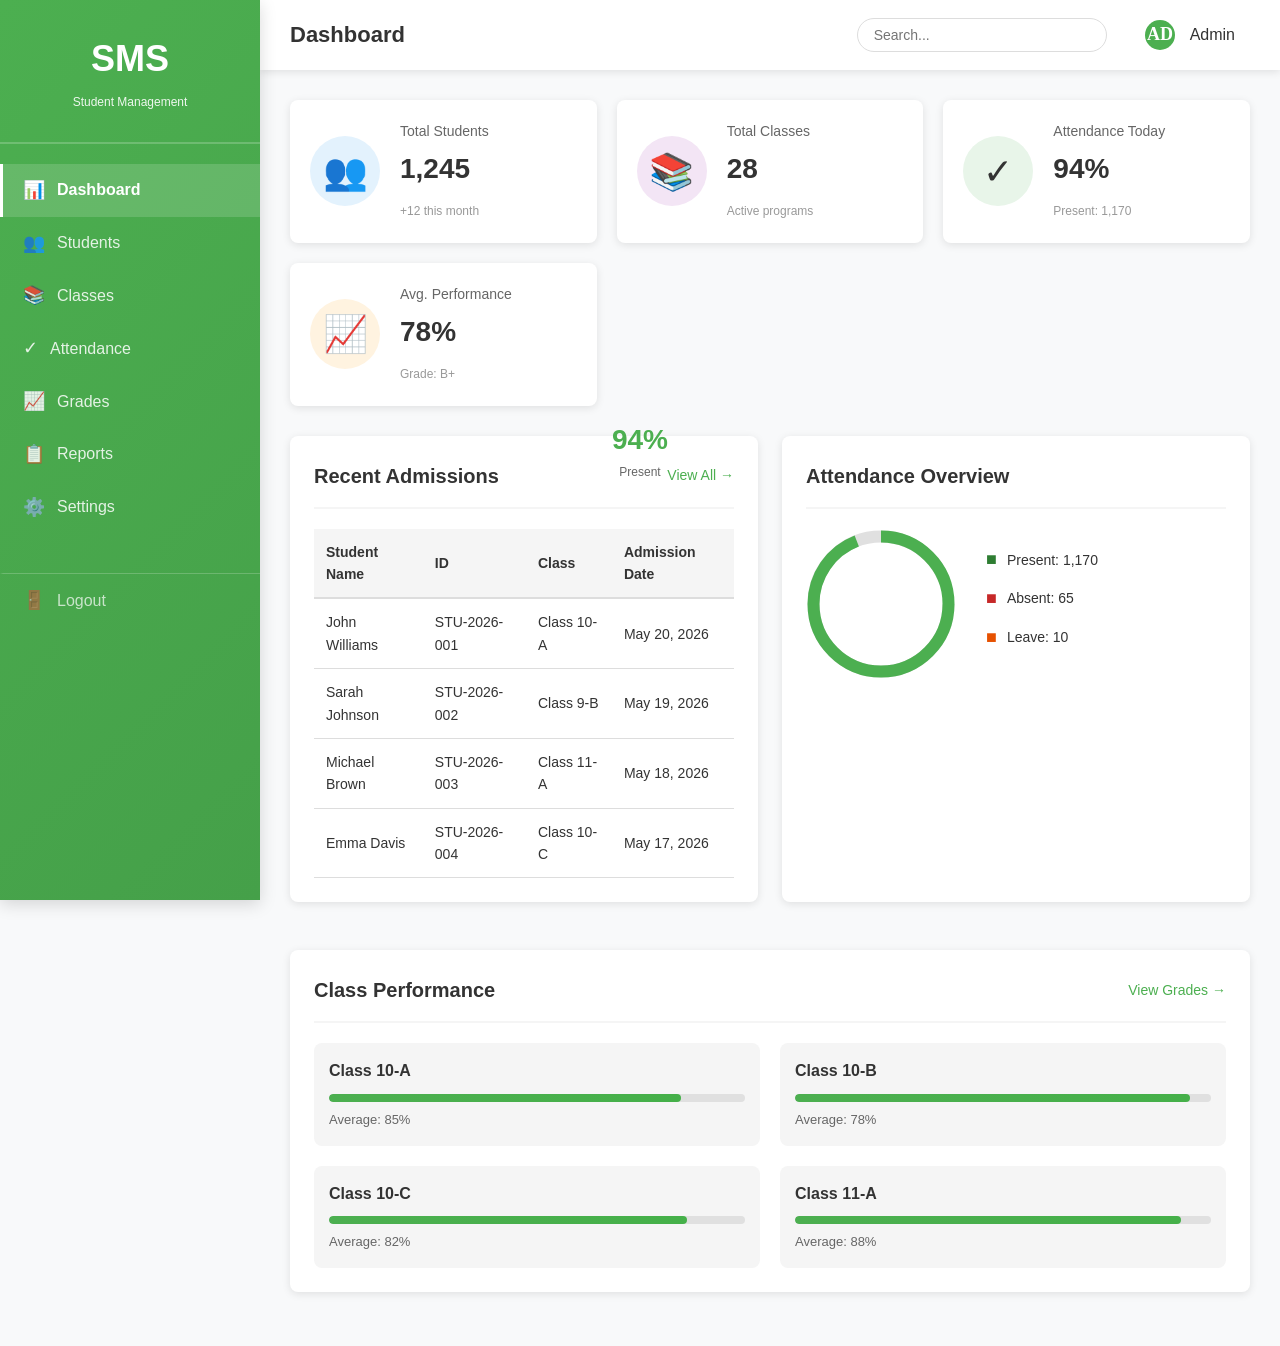
<file: index.html>
<!DOCTYPE html>
<html lang="en">
<head>
    <meta charset="UTF-8">
    <meta name="viewport" content="width=device-width, initial-scale=1.0">
    <title>Student Management System - Dashboard</title>
    <link rel="stylesheet" href="styles.css">
</head>
<body>
    <!-- Navigation Sidebar -->
    <nav class="sidebar">
        <div class="logo-section">
            <h1 class="logo">SMS</h1>
            <p class="logo-text">Student Management</p>
        </div>
        <ul class="nav-menu">
            <li><a href="index.html" class="nav-link active"><span class="icon">📊</span> Dashboard</a></li>
            <li><a href="students.html" class="nav-link"><span class="icon">👥</span> Students</a></li>
            <li><a href="classes.html" class="nav-link"><span class="icon">📚</span> Classes</a></li>
            <li><a href="attendance.html" class="nav-link"><span class="icon">✓</span> Attendance</a></li>
            <li><a href="grades.html" class="nav-link"><span class="icon">📈</span> Grades</a></li>
            <li><a href="reports.html" class="nav-link"><span class="icon">📋</span> Reports</a></li>
            <li><a href="settings.html" class="nav-link"><span class="icon">⚙️</span> Settings</a></li>
            <li><a href="login.html" class="nav-link logout"><span class="icon">🚪</span> Logout</a></li>
        </ul>
    </nav>

    <!-- Header -->
    <header class="header">
        <div class="header-left">
            <button class="menu-toggle" onclick="toggleSidebar()">☰</button>
            <h2>Dashboard</h2>
        </div>
        <div class="header-right">
            <input type="text" placeholder="Search..." class="search-box">
            <div class="user-profile">
                <img src="data:image/svg+xml,%3Csvg xmlns='http://www.w3.org/2000/svg' viewBox='0 0 24 24'%3E%3Ccircle cx='12' cy='12' r='10' fill='%234CAF50'/%3E%3Ctext x='12' y='15' text-anchor='middle' fill='white' font-size='12' font-weight='bold'%3EAD%3C/text%3E%3C/svg%3E" alt="Admin">
                <span>Admin</span>
            </div>
        </div>
    </header>

    <!-- Main Content -->
    <main class="main-content">
        <!-- Stats Section -->
        <section class="stats-section">
            <div class="stat-card">
                <div class="stat-icon" style="background-color: #e3f2fd;">
                    <span>👥</span>
                </div>
                <div class="stat-info">
                    <h3>Total Students</h3>
                    <p class="stat-number">1,245</p>
                    <small>+12 this month</small>
                </div>
            </div>

            <div class="stat-card">
                <div class="stat-icon" style="background-color: #f3e5f5;">
                    <span>📚</span>
                </div>
                <div class="stat-info">
                    <h3>Total Classes</h3>
                    <p class="stat-number">28</p>
                    <small>Active programs</small>
                </div>
            </div>

            <div class="stat-card">
                <div class="stat-icon" style="background-color: #e8f5e9;">
                    <span>✓</span>
                </div>
                <div class="stat-info">
                    <h3>Attendance Today</h3>
                    <p class="stat-number">94%</p>
                    <small>Present: 1,170</small>
                </div>
            </div>

            <div class="stat-card">
                <div class="stat-icon" style="background-color: #fff3e0;">
                    <span>📈</span>
                </div>
                <div class="stat-info">
                    <h3>Avg. Performance</h3>
                    <p class="stat-number">78%</p>
                    <small>Grade: B+</small>
                </div>
            </div>
        </section>

        <!-- Dashboard Content -->
        <div class="dashboard-grid">
            <!-- Recent Students -->
            <div class="card">
                <div class="card-header">
                    <h3>Recent Admissions</h3>
                    <a href="students.html" class="view-all">View All →</a>
                </div>
                <div class="table-responsive">
                    <table>
                        <thead>
                            <tr>
                                <th>Student Name</th>
                                <th>ID</th>
                                <th>Class</th>
                                <th>Admission Date</th>
                            </tr>
                        </thead>
                        <tbody>
                            <tr>
                                <td>John Williams</td>
                                <td>STU-2026-001</td>
                                <td>Class 10-A</td>
                                <td>May 20, 2026</td>
                            </tr>
                            <tr>
                                <td>Sarah Johnson</td>
                                <td>STU-2026-002</td>
                                <td>Class 9-B</td>
                                <td>May 19, 2026</td>
                            </tr>
                            <tr>
                                <td>Michael Brown</td>
                                <td>STU-2026-003</td>
                                <td>Class 11-A</td>
                                <td>May 18, 2026</td>
                            </tr>
                            <tr>
                                <td>Emma Davis</td>
                                <td>STU-2026-004</td>
                                <td>Class 10-C</td>
                                <td>May 17, 2026</td>
                            </tr>
                        </tbody>
                    </table>
                </div>
            </div>

            <!-- Attendance Breakdown -->
            <div class="card">
                <div class="card-header">
                    <h3>Attendance Overview</h3>
                </div>
                <div class="attendance-chart">
                    <div class="chart-item">
                        <div class="progress-ring">
                            <svg viewBox="0 0 100 100">
                                <circle cx="50" cy="50" r="45" fill="none" stroke="#e0e0e0" stroke-width="8"/>
                                <circle cx="50" cy="50" r="45" fill="none" stroke="#4CAF50" stroke-width="8" 
                                    stroke-dasharray="282.7" stroke-dashoffset="56.54" transform="rotate(-90 50 50)"/>
                            </svg>
                            <div class="chart-text">
                                <span class="chart-percent">94%</span>
                                <span class="chart-label">Present</span>
                            </div>
                        </div>
                    </div>
                    <div class="attendance-stats">
                        <div class="attendance-item">
                            <span class="status present">■</span>
                            <span>Present: 1,170</span>
                        </div>
                        <div class="attendance-item">
                            <span class="status absent">■</span>
                            <span>Absent: 65</span>
                        </div>
                        <div class="attendance-item">
                            <span class="status leave">■</span>
                            <span>Leave: 10</span>
                        </div>
                    </div>
                </div>
            </div>
        </div>

        <!-- Performance Section -->
        <div class="card">
            <div class="card-header">
                <h3>Class Performance</h3>
                <a href="grades.html" class="view-all">View Grades →</a>
            </div>
            <div class="performance-grid">
                <div class="performance-item">
                    <div class="class-name">Class 10-A</div>
                    <div class="progress-bar">
                        <div class="progress-fill" style="width: 85%"></div>
                    </div>
                    <div class="performance-text">Average: 85%</div>
                </div>
                <div class="performance-item">
                    <div class="class-name">Class 10-B</div>
                    <div class="progress-bar">
                        <div class="progress-fill" style="width: 78%"></div>
                    </div>
                    <div class="performance-text">Average: 78%</div>
                </div>
                <div class="performance-item">
                    <div class="class-name">Class 10-C</div>
                    <div class="progress-bar">
                        <div class="progress-fill" style="width: 82%"></div>
                    </div>
                    <div class="performance-text">Average: 82%</div>
                </div>
                <div class="performance-item">
                    <div class="class-name">Class 11-A</div>
                    <div class="progress-bar">
                        <div class="progress-fill" style="width: 88%"></div>
                    </div>
                    <div class="performance-text">Average: 88%</div>
                </div>
            </div>
        </div>
    </main>

    <script src="script.js"></script>
</body>
</html>
</file>
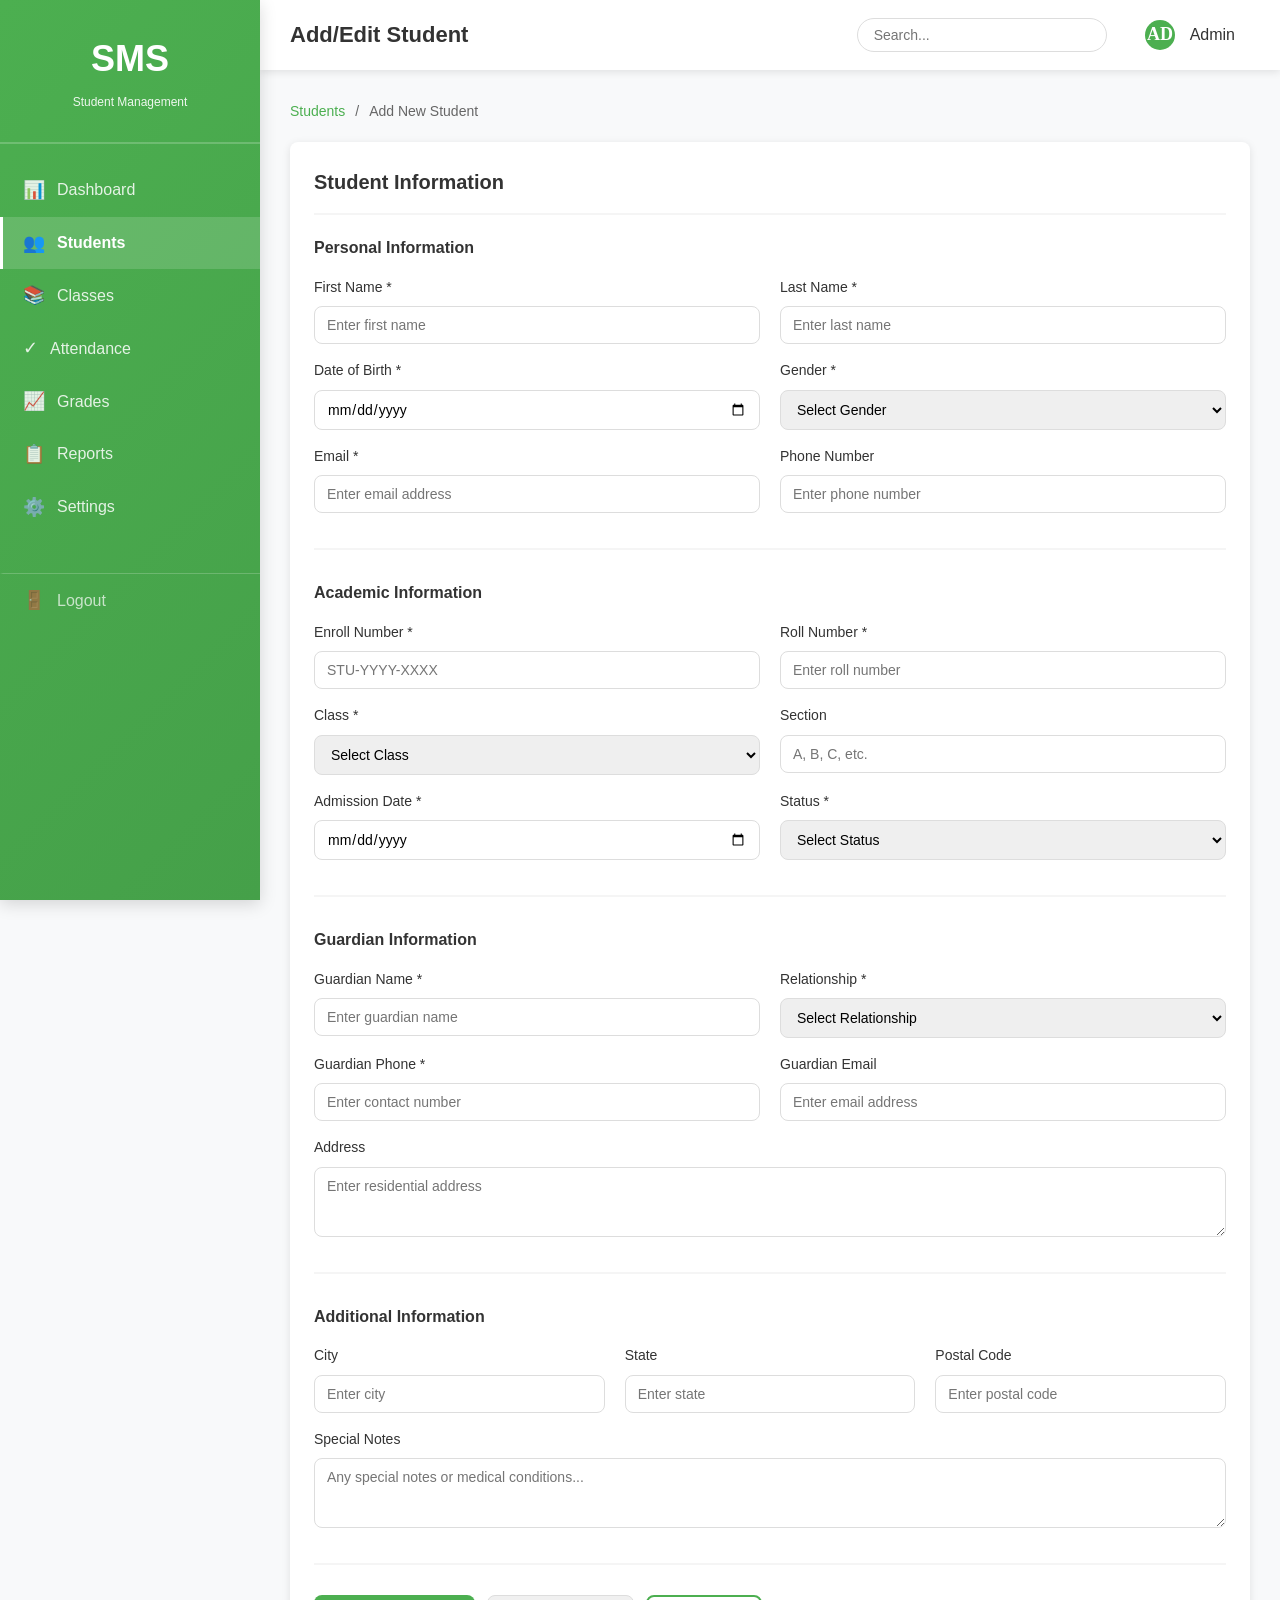
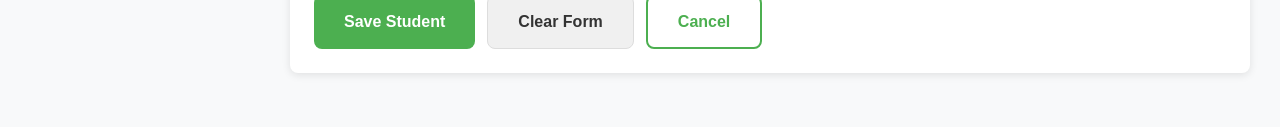
<file: add-student.html>
<!DOCTYPE html>
<html lang="en">
<head>
    <meta charset="UTF-8">
    <meta name="viewport" content="width=device-width, initial-scale=1.0">
    <title>Add/Edit Student - Student Management System</title>
    <link rel="stylesheet" href="styles.css">
</head>
<body>
    <!-- Navigation Sidebar -->
    <nav class="sidebar">
        <div class="logo-section">
            <h1 class="logo">SMS</h1>
            <p class="logo-text">Student Management</p>
        </div>
        <ul class="nav-menu">
            <li><a href="index.html" class="nav-link"><span class="icon">📊</span> Dashboard</a></li>
            <li><a href="students.html" class="nav-link active"><span class="icon">👥</span> Students</a></li>
            <li><a href="classes.html" class="nav-link"><span class="icon">📚</span> Classes</a></li>
            <li><a href="attendance.html" class="nav-link"><span class="icon">✓</span> Attendance</a></li>
            <li><a href="grades.html" class="nav-link"><span class="icon">📈</span> Grades</a></li>
            <li><a href="reports.html" class="nav-link"><span class="icon">📋</span> Reports</a></li>
            <li><a href="settings.html" class="nav-link"><span class="icon">⚙️</span> Settings</a></li>
            <li><a href="login.html" class="nav-link logout"><span class="icon">🚪</span> Logout</a></li>
        </ul>
    </nav>

    <!-- Header -->
    <header class="header">
        <div class="header-left">
            <button class="menu-toggle" onclick="toggleSidebar()">☰</button>
            <h2>Add/Edit Student</h2>
        </div>
        <div class="header-right">
            <input type="text" placeholder="Search..." class="search-box">
            <div class="user-profile">
                <img src="data:image/svg+xml,%3Csvg xmlns='http://www.w3.org/2000/svg' viewBox='0 0 24 24'%3E%3Ccircle cx='12' cy='12' r='10' fill='%234CAF50'/%3E%3Ctext x='12' y='15' text-anchor='middle' fill='white' font-size='12' font-weight='bold'%3EAD%3C/text%3E%3C/svg%3E" alt="Admin">
                <span>Admin</span>
            </div>
        </div>
    </header>

    <!-- Main Content -->
    <main class="main-content">
        <!-- Breadcrumb -->
        <div class="breadcrumb">
            <a href="students.html">Students</a>
            <span>/</span>
            <span>Add New Student</span>
        </div>

        <div class="card">
            <div class="card-header">
                <h3>Student Information</h3>
            </div>

            <form class="form-grid">
                <!-- Personal Information -->
                <div class="form-section">
                    <h4>Personal Information</h4>
                    <div class="form-row">
                        <div class="form-group">
                            <label>First Name *</label>
                            <input type="text" placeholder="Enter first name" required>
                        </div>
                        <div class="form-group">
                            <label>Last Name *</label>
                            <input type="text" placeholder="Enter last name" required>
                        </div>
                    </div>

                    <div class="form-row">
                        <div class="form-group">
                            <label>Date of Birth *</label>
                            <input type="date" required>
                        </div>
                        <div class="form-group">
                            <label>Gender *</label>
                            <select required>
                                <option value="">Select Gender</option>
                                <option value="male">Male</option>
                                <option value="female">Female</option>
                                <option value="other">Other</option>
                            </select>
                        </div>
                    </div>

                    <div class="form-row">
                        <div class="form-group">
                            <label>Email *</label>
                            <input type="email" placeholder="Enter email address" required>
                        </div>
                        <div class="form-group">
                            <label>Phone Number</label>
                            <input type="tel" placeholder="Enter phone number">
                        </div>
                    </div>
                </div>

                <!-- Academic Information -->
                <div class="form-section">
                    <h4>Academic Information</h4>
                    <div class="form-row">
                        <div class="form-group">
                            <label>Enroll Number *</label>
                            <input type="text" placeholder="STU-YYYY-XXXX" required>
                        </div>
                        <div class="form-group">
                            <label>Roll Number *</label>
                            <input type="text" placeholder="Enter roll number" required>
                        </div>
                    </div>

                    <div class="form-row">
                        <div class="form-group">
                            <label>Class *</label>
                            <select required>
                                <option value="">Select Class</option>
                                <option value="9a">Class 9-A</option>
                                <option value="9b">Class 9-B</option>
                                <option value="10a">Class 10-A</option>
                                <option value="10b">Class 10-B</option>
                                <option value="10c">Class 10-C</option>
                                <option value="11a">Class 11-A</option>
                            </select>
                        </div>
                        <div class="form-group">
                            <label>Section</label>
                            <input type="text" placeholder="A, B, C, etc.">
                        </div>
                    </div>

                    <div class="form-row">
                        <div class="form-group">
                            <label>Admission Date *</label>
                            <input type="date" required>
                        </div>
                        <div class="form-group">
                            <label>Status *</label>
                            <select required>
                                <option value="">Select Status</option>
                                <option value="active">Active</option>
                                <option value="inactive">Inactive</option>
                                <option value="onleave">On Leave</option>
                            </select>
                        </div>
                    </div>
                </div>

                <!-- Contact Information -->
                <div class="form-section">
                    <h4>Guardian Information</h4>
                    <div class="form-row">
                        <div class="form-group">
                            <label>Guardian Name *</label>
                            <input type="text" placeholder="Enter guardian name" required>
                        </div>
                        <div class="form-group">
                            <label>Relationship *</label>
                            <select required>
                                <option value="">Select Relationship</option>
                                <option value="father">Father</option>
                                <option value="mother">Mother</option>
                                <option value="guardian">Guardian</option>
                                <option value="relative">Relative</option>
                            </select>
                        </div>
                    </div>

                    <div class="form-row">
                        <div class="form-group">
                            <label>Guardian Phone *</label>
                            <input type="tel" placeholder="Enter contact number" required>
                        </div>
                        <div class="form-group">
                            <label>Guardian Email</label>
                            <input type="email" placeholder="Enter email address">
                        </div>
                    </div>

                    <div class="form-row">
                        <div class="form-group full-width">
                            <label>Address</label>
                            <textarea placeholder="Enter residential address" rows="3"></textarea>
                        </div>
                    </div>
                </div>

                <!-- Address Information -->
                <div class="form-section">
                    <h4>Additional Information</h4>
                    <div class="form-row">
                        <div class="form-group">
                            <label>City</label>
                            <input type="text" placeholder="Enter city">
                        </div>
                        <div class="form-group">
                            <label>State</label>
                            <input type="text" placeholder="Enter state">
                        </div>
                        <div class="form-group">
                            <label>Postal Code</label>
                            <input type="text" placeholder="Enter postal code">
                        </div>
                    </div>

                    <div class="form-row">
                        <div class="form-group full-width">
                            <label>Special Notes</label>
                            <textarea placeholder="Any special notes or medical conditions..." rows="3"></textarea>
                        </div>
                    </div>
                </div>

                <!-- Form Actions -->
                <div class="form-actions">
                    <button type="submit" class="btn btn-primary btn-lg">Save Student</button>
                    <button type="reset" class="btn btn-secondary btn-lg">Clear Form</button>
                    <a href="students.html" class="btn btn-outline btn-lg">Cancel</a>
                </div>
            </form>
        </div>
    </main>

    <script src="script.js"></script>
</body>
</html>
</file>
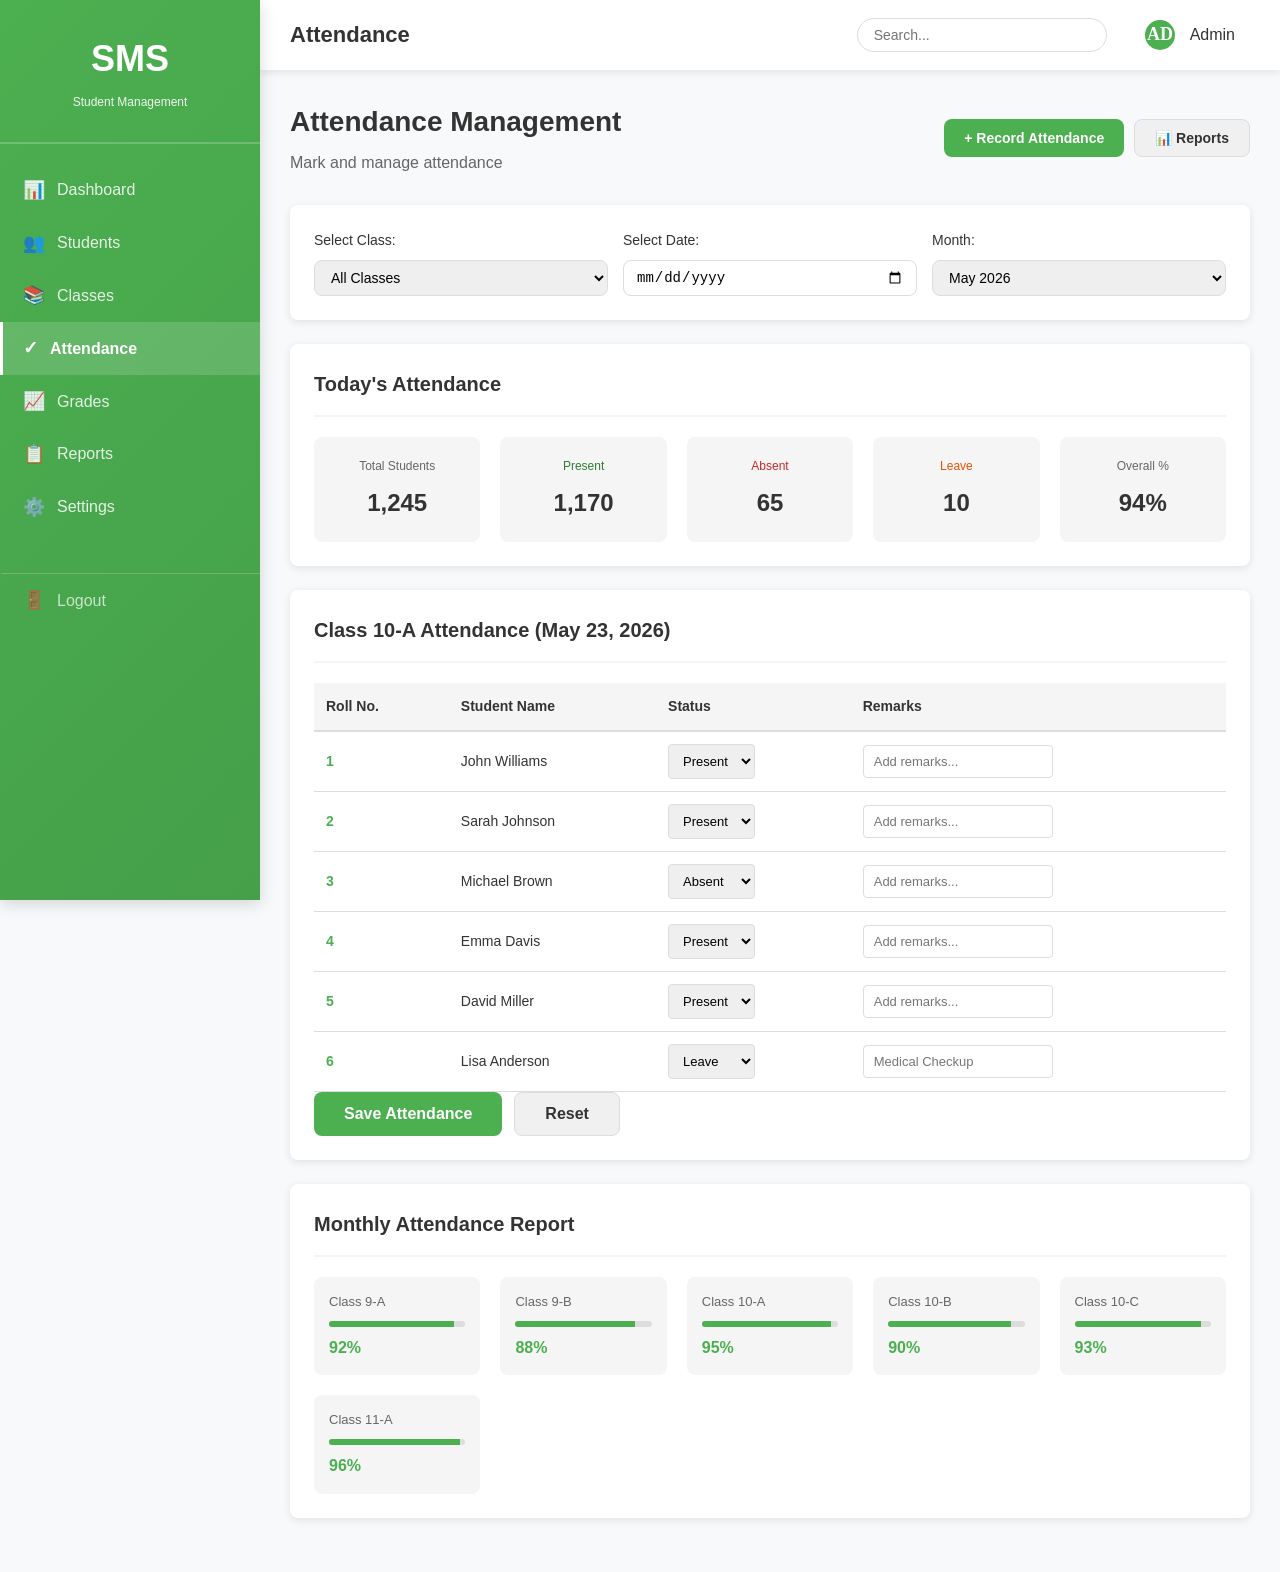
<file: attendance.html>
<!DOCTYPE html>
<html lang="en">
<head>
    <meta charset="UTF-8">
    <meta name="viewport" content="width=device-width, initial-scale=1.0">
    <title>Attendance - Student Management System</title>
    <link rel="stylesheet" href="styles.css">
</head>
<body>
    <!-- Navigation Sidebar -->
    <nav class="sidebar">
        <div class="logo-section">
            <h1 class="logo">SMS</h1>
            <p class="logo-text">Student Management</p>
        </div>
        <ul class="nav-menu">
            <li><a href="index.html" class="nav-link"><span class="icon">📊</span> Dashboard</a></li>
            <li><a href="students.html" class="nav-link"><span class="icon">👥</span> Students</a></li>
            <li><a href="classes.html" class="nav-link"><span class="icon">📚</span> Classes</a></li>
            <li><a href="attendance.html" class="nav-link active"><span class="icon">✓</span> Attendance</a></li>
            <li><a href="grades.html" class="nav-link"><span class="icon">📈</span> Grades</a></li>
            <li><a href="reports.html" class="nav-link"><span class="icon">📋</span> Reports</a></li>
            <li><a href="settings.html" class="nav-link"><span class="icon">⚙️</span> Settings</a></li>
            <li><a href="login.html" class="nav-link logout"><span class="icon">🚪</span> Logout</a></li>
        </ul>
    </nav>

    <!-- Header -->
    <header class="header">
        <div class="header-left">
            <button class="menu-toggle" onclick="toggleSidebar()">☰</button>
            <h2>Attendance</h2>
        </div>
        <div class="header-right">
            <input type="text" placeholder="Search..." class="search-box">
            <div class="user-profile">
                <img src="data:image/svg+xml,%3Csvg xmlns='http://www.w3.org/2000/svg' viewBox='0 0 24 24'%3E%3Ccircle cx='12' cy='12' r='10' fill='%234CAF50'/%3E%3Ctext x='12' y='15' text-anchor='middle' fill='white' font-size='12' font-weight='bold'%3EAD%3C/text%3E%3C/svg%3E" alt="Admin">
                <span>Admin</span>
            </div>
        </div>
    </header>

    <!-- Main Content -->
    <main class="main-content">
        <div class="page-header">
            <div>
                <h1>Attendance Management</h1>
                <p>Mark and manage attendance</p>
            </div>
            <div class="action-buttons">
                <button class="btn btn-primary">+ Record Attendance</button>
                <button class="btn btn-secondary">📊 Reports</button>
            </div>
        </div>

        <!-- Filters -->
        <div class="card filter-section">
            <div class="filter-group">
                <label>Select Class:</label>
                <select class="filter-select">
                    <option>All Classes</option>
                    <option>Class 9-A</option>
                    <option>Class 9-B</option>
                    <option>Class 10-A</option>
                    <option>Class 10-B</option>
                    <option>Class 10-C</option>
                    <option>Class 11-A</option>
                </select>
            </div>
            <div class="filter-group">
                <label>Select Date:</label>
                <input type="date" class="filter-input">
            </div>
            <div class="filter-group">
                <label>Month:</label>
                <select class="filter-select">
                    <option>May 2026</option>
                    <option>April 2026</option>
                    <option>March 2026</option>
                </select>
            </div>
        </div>

        <!-- Attendance Overview -->
        <div class="card">
            <div class="card-header">
                <h3>Today's Attendance</h3>
            </div>
            <div class="attendance-overview">
                <div class="overview-stat">
                    <span class="stat-label">Total Students</span>
                    <span class="stat-value">1,245</span>
                </div>
                <div class="overview-stat">
                    <span class="stat-label present">Present</span>
                    <span class="stat-value">1,170</span>
                </div>
                <div class="overview-stat">
                    <span class="stat-label absent">Absent</span>
                    <span class="stat-value">65</span>
                </div>
                <div class="overview-stat">
                    <span class="stat-label leave">Leave</span>
                    <span class="stat-value">10</span>
                </div>
                <div class="overview-stat">
                    <span class="stat-label">Overall %</span>
                    <span class="stat-value">94%</span>
                </div>
            </div>
        </div>

        <!-- Attendance Table -->
        <div class="card">
            <div class="card-header">
                <h3>Class 10-A Attendance (May 23, 2026)</h3>
            </div>
            <div class="table-responsive">
                <table class="attendance-table">
                    <thead>
                        <tr>
                            <th>Roll No.</th>
                            <th>Student Name</th>
                            <th>Status</th>
                            <th>Remarks</th>
                        </tr>
                    </thead>
                    <tbody>
                        <tr>
                            <td>1</td>
                            <td>John Williams</td>
                            <td>
                                <select class="attendance-select">
                                    <option selected>Present</option>
                                    <option>Absent</option>
                                    <option>Leave</option>
                                </select>
                            </td>
                            <td><input type="text" class="remarks-input" placeholder="Add remarks..."></td>
                        </tr>
                        <tr>
                            <td>2</td>
                            <td>Sarah Johnson</td>
                            <td>
                                <select class="attendance-select">
                                    <option selected>Present</option>
                                    <option>Absent</option>
                                    <option>Leave</option>
                                </select>
                            </td>
                            <td><input type="text" class="remarks-input" placeholder="Add remarks..."></td>
                        </tr>
                        <tr>
                            <td>3</td>
                            <td>Michael Brown</td>
                            <td>
                                <select class="attendance-select">
                                    <option>Present</option>
                                    <option selected>Absent</option>
                                    <option>Leave</option>
                                </select>
                            </td>
                            <td><input type="text" class="remarks-input" placeholder="Add remarks..."></td>
                        </tr>
                        <tr>
                            <td>4</td>
                            <td>Emma Davis</td>
                            <td>
                                <select class="attendance-select">
                                    <option selected>Present</option>
                                    <option>Absent</option>
                                    <option>Leave</option>
                                </select>
                            </td>
                            <td><input type="text" class="remarks-input" placeholder="Add remarks..."></td>
                        </tr>
                        <tr>
                            <td>5</td>
                            <td>David Miller</td>
                            <td>
                                <select class="attendance-select">
                                    <option selected>Present</option>
                                    <option>Absent</option>
                                    <option>Leave</option>
                                </select>
                            </td>
                            <td><input type="text" class="remarks-input" placeholder="Add remarks..."></td>
                        </tr>
                        <tr>
                            <td>6</td>
                            <td>Lisa Anderson</td>
                            <td>
                                <select class="attendance-select">
                                    <option>Present</option>
                                    <option>Absent</option>
                                    <option selected>Leave</option>
                                </select>
                            </td>
                            <td><input type="text" class="remarks-input" placeholder="Medical Checkup"></td>
                        </tr>
                    </tbody>
                </table>
            </div>
            <div class="form-actions">
                <button class="btn btn-primary btn-lg">Save Attendance</button>
                <button class="btn btn-secondary btn-lg">Reset</button>
            </div>
        </div>

        <!-- Attendance Statistics -->
        <div class="card">
            <div class="card-header">
                <h3>Monthly Attendance Report</h3>
            </div>
            <div class="attendance-stats-grid">
                <div class="stat-item">
                    <span class="stat-title">Class 9-A</span>
                    <div class="mini-progress">
                        <div class="mini-fill" style="width: 92%"></div>
                    </div>
                    <span class="stat-percent">92%</span>
                </div>
                <div class="stat-item">
                    <span class="stat-title">Class 9-B</span>
                    <div class="mini-progress">
                        <div class="mini-fill" style="width: 88%"></div>
                    </div>
                    <span class="stat-percent">88%</span>
                </div>
                <div class="stat-item">
                    <span class="stat-title">Class 10-A</span>
                    <div class="mini-progress">
                        <div class="mini-fill" style="width: 95%"></div>
                    </div>
                    <span class="stat-percent">95%</span>
                </div>
                <div class="stat-item">
                    <span class="stat-title">Class 10-B</span>
                    <div class="mini-progress">
                        <div class="mini-fill" style="width: 90%"></div>
                    </div>
                    <span class="stat-percent">90%</span>
                </div>
                <div class="stat-item">
                    <span class="stat-title">Class 10-C</span>
                    <div class="mini-progress">
                        <div class="mini-fill" style="width: 93%"></div>
                    </div>
                    <span class="stat-percent">93%</span>
                </div>
                <div class="stat-item">
                    <span class="stat-title">Class 11-A</span>
                    <div class="mini-progress">
                        <div class="mini-fill" style="width: 96%"></div>
                    </div>
                    <span class="stat-percent">96%</span>
                </div>
            </div>
        </div>
    </main>

    <script src="script.js"></script>
</body>
</html>
</file>
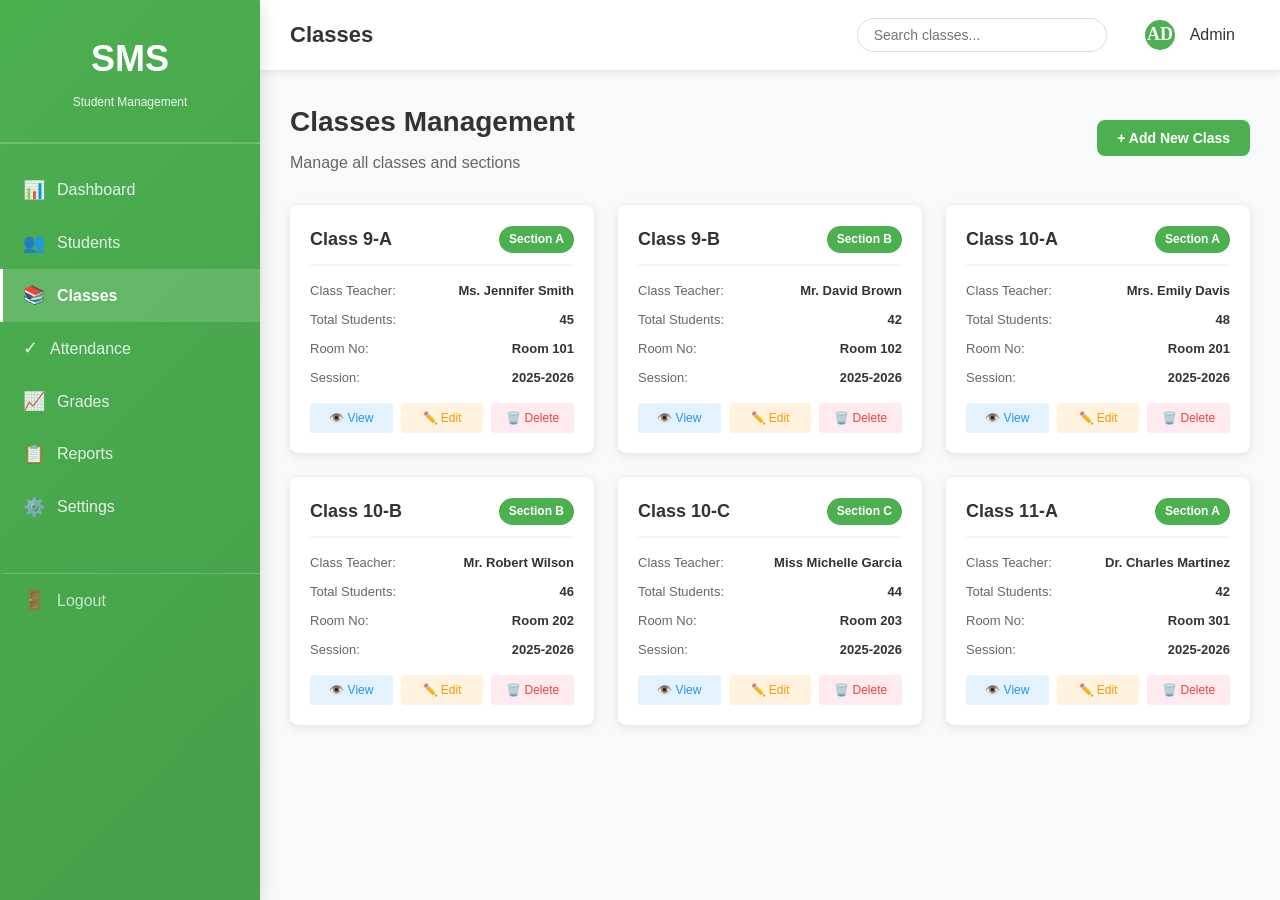
<file: classes.html>
<!DOCTYPE html>
<html lang="en">
<head>
    <meta charset="UTF-8">
    <meta name="viewport" content="width=device-width, initial-scale=1.0">
    <title>Classes - Student Management System</title>
    <link rel="stylesheet" href="styles.css">
</head>
<body>
    <!-- Navigation Sidebar -->
    <nav class="sidebar">
        <div class="logo-section">
            <h1 class="logo">SMS</h1>
            <p class="logo-text">Student Management</p>
        </div>
        <ul class="nav-menu">
            <li><a href="index.html" class="nav-link"><span class="icon">📊</span> Dashboard</a></li>
            <li><a href="students.html" class="nav-link"><span class="icon">👥</span> Students</a></li>
            <li><a href="classes.html" class="nav-link active"><span class="icon">📚</span> Classes</a></li>
            <li><a href="attendance.html" class="nav-link"><span class="icon">✓</span> Attendance</a></li>
            <li><a href="grades.html" class="nav-link"><span class="icon">📈</span> Grades</a></li>
            <li><a href="reports.html" class="nav-link"><span class="icon">📋</span> Reports</a></li>
            <li><a href="settings.html" class="nav-link"><span class="icon">⚙️</span> Settings</a></li>
            <li><a href="login.html" class="nav-link logout"><span class="icon">🚪</span> Logout</a></li>
        </ul>
    </nav>

    <!-- Header -->
    <header class="header">
        <div class="header-left">
            <button class="menu-toggle" onclick="toggleSidebar()">☰</button>
            <h2>Classes</h2>
        </div>
        <div class="header-right">
            <input type="text" placeholder="Search classes..." class="search-box">
            <div class="user-profile">
                <img src="data:image/svg+xml,%3Csvg xmlns='http://www.w3.org/2000/svg' viewBox='0 0 24 24'%3E%3Ccircle cx='12' cy='12' r='10' fill='%234CAF50'/%3E%3Ctext x='12' y='15' text-anchor='middle' fill='white' font-size='12' font-weight='bold'%3EAD%3C/text%3E%3C/svg%3E" alt="Admin">
                <span>Admin</span>
            </div>
        </div>
    </header>

    <!-- Main Content -->
    <main class="main-content">
        <!-- Page Title -->
        <div class="page-header">
            <div>
                <h1>Classes Management</h1>
                <p>Manage all classes and sections</p>
            </div>
            <div class="action-buttons">
                <button class="btn btn-primary">+ Add New Class</button>
            </div>
        </div>

        <!-- Classes Grid -->
        <div class="classes-grid">
            <!-- Class Card -->
            <div class="class-card">
                <div class="class-header">
                    <h3>Class 9-A</h3>
                    <span class="class-badge">Section A</span>
                </div>
                <div class="class-info">
                    <div class="info-row">
                        <span class="label">Class Teacher:</span>
                        <span class="value">Ms. Jennifer Smith</span>
                    </div>
                    <div class="info-row">
                        <span class="label">Total Students:</span>
                        <span class="value">45</span>
                    </div>
                    <div class="info-row">
                        <span class="label">Room No:</span>
                        <span class="value">Room 101</span>
                    </div>
                    <div class="info-row">
                        <span class="label">Session:</span>
                        <span class="value">2025-2026</span>
                    </div>
                </div>
                <div class="class-actions">
                    <button class="action-btn view-btn">👁️ View</button>
                    <button class="action-btn edit-btn">✏️ Edit</button>
                    <button class="action-btn delete-btn">🗑️ Delete</button>
                </div>
            </div>

            <!-- Class Card -->
            <div class="class-card">
                <div class="class-header">
                    <h3>Class 9-B</h3>
                    <span class="class-badge">Section B</span>
                </div>
                <div class="class-info">
                    <div class="info-row">
                        <span class="label">Class Teacher:</span>
                        <span class="value">Mr. David Brown</span>
                    </div>
                    <div class="info-row">
                        <span class="label">Total Students:</span>
                        <span class="value">42</span>
                    </div>
                    <div class="info-row">
                        <span class="label">Room No:</span>
                        <span class="value">Room 102</span>
                    </div>
                    <div class="info-row">
                        <span class="label">Session:</span>
                        <span class="value">2025-2026</span>
                    </div>
                </div>
                <div class="class-actions">
                    <button class="action-btn view-btn">👁️ View</button>
                    <button class="action-btn edit-btn">✏️ Edit</button>
                    <button class="action-btn delete-btn">🗑️ Delete</button>
                </div>
            </div>

            <!-- Class Card -->
            <div class="class-card">
                <div class="class-header">
                    <h3>Class 10-A</h3>
                    <span class="class-badge">Section A</span>
                </div>
                <div class="class-info">
                    <div class="info-row">
                        <span class="label">Class Teacher:</span>
                        <span class="value">Mrs. Emily Davis</span>
                    </div>
                    <div class="info-row">
                        <span class="label">Total Students:</span>
                        <span class="value">48</span>
                    </div>
                    <div class="info-row">
                        <span class="label">Room No:</span>
                        <span class="value">Room 201</span>
                    </div>
                    <div class="info-row">
                        <span class="label">Session:</span>
                        <span class="value">2025-2026</span>
                    </div>
                </div>
                <div class="class-actions">
                    <button class="action-btn view-btn">👁️ View</button>
                    <button class="action-btn edit-btn">✏️ Edit</button>
                    <button class="action-btn delete-btn">🗑️ Delete</button>
                </div>
            </div>

            <!-- Class Card -->
            <div class="class-card">
                <div class="class-header">
                    <h3>Class 10-B</h3>
                    <span class="class-badge">Section B</span>
                </div>
                <div class="class-info">
                    <div class="info-row">
                        <span class="label">Class Teacher:</span>
                        <span class="value">Mr. Robert Wilson</span>
                    </div>
                    <div class="info-row">
                        <span class="label">Total Students:</span>
                        <span class="value">46</span>
                    </div>
                    <div class="info-row">
                        <span class="label">Room No:</span>
                        <span class="value">Room 202</span>
                    </div>
                    <div class="info-row">
                        <span class="label">Session:</span>
                        <span class="value">2025-2026</span>
                    </div>
                </div>
                <div class="class-actions">
                    <button class="action-btn view-btn">👁️ View</button>
                    <button class="action-btn edit-btn">✏️ Edit</button>
                    <button class="action-btn delete-btn">🗑️ Delete</button>
                </div>
            </div>

            <!-- Class Card -->
            <div class="class-card">
                <div class="class-header">
                    <h3>Class 10-C</h3>
                    <span class="class-badge">Section C</span>
                </div>
                <div class="class-info">
                    <div class="info-row">
                        <span class="label">Class Teacher:</span>
                        <span class="value">Miss Michelle Garcia</span>
                    </div>
                    <div class="info-row">
                        <span class="label">Total Students:</span>
                        <span class="value">44</span>
                    </div>
                    <div class="info-row">
                        <span class="label">Room No:</span>
                        <span class="value">Room 203</span>
                    </div>
                    <div class="info-row">
                        <span class="label">Session:</span>
                        <span class="value">2025-2026</span>
                    </div>
                </div>
                <div class="class-actions">
                    <button class="action-btn view-btn">👁️ View</button>
                    <button class="action-btn edit-btn">✏️ Edit</button>
                    <button class="action-btn delete-btn">🗑️ Delete</button>
                </div>
            </div>

            <!-- Class Card -->
            <div class="class-card">
                <div class="class-header">
                    <h3>Class 11-A</h3>
                    <span class="class-badge">Section A</span>
                </div>
                <div class="class-info">
                    <div class="info-row">
                        <span class="label">Class Teacher:</span>
                        <span class="value">Dr. Charles Martinez</span>
                    </div>
                    <div class="info-row">
                        <span class="label">Total Students:</span>
                        <span class="value">42</span>
                    </div>
                    <div class="info-row">
                        <span class="label">Room No:</span>
                        <span class="value">Room 301</span>
                    </div>
                    <div class="info-row">
                        <span class="label">Session:</span>
                        <span class="value">2025-2026</span>
                    </div>
                </div>
                <div class="class-actions">
                    <button class="action-btn view-btn">👁️ View</button>
                    <button class="action-btn edit-btn">✏️ Edit</button>
                    <button class="action-btn delete-btn">🗑️ Delete</button>
                </div>
            </div>
        </div>
    </main>

    <script src="script.js"></script>
</body>
</html>
</file>
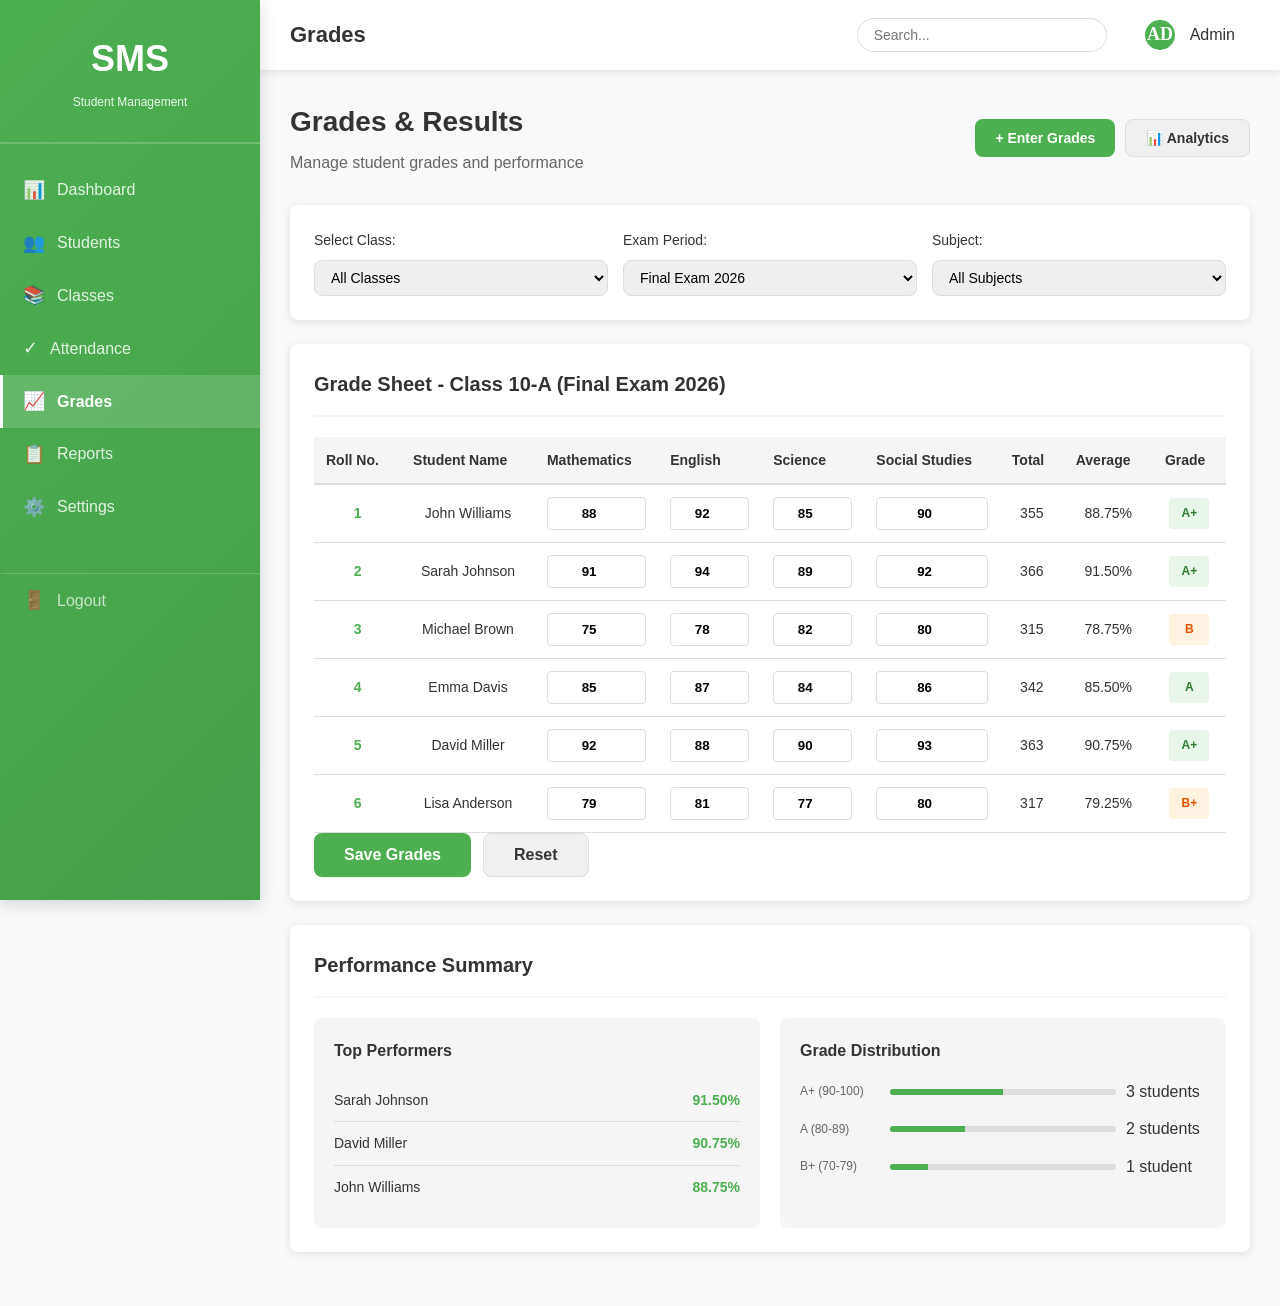
<file: grades.html>
<!DOCTYPE html>
<html lang="en">
<head>
    <meta charset="UTF-8">
    <meta name="viewport" content="width=device-width, initial-scale=1.0">
    <title>Grades - Student Management System</title>
    <link rel="stylesheet" href="styles.css">
</head>
<body>
    <!-- Navigation Sidebar -->
    <nav class="sidebar">
        <div class="logo-section">
            <h1 class="logo">SMS</h1>
            <p class="logo-text">Student Management</p>
        </div>
        <ul class="nav-menu">
            <li><a href="index.html" class="nav-link"><span class="icon">📊</span> Dashboard</a></li>
            <li><a href="students.html" class="nav-link"><span class="icon">👥</span> Students</a></li>
            <li><a href="classes.html" class="nav-link"><span class="icon">📚</span> Classes</a></li>
            <li><a href="attendance.html" class="nav-link"><span class="icon">✓</span> Attendance</a></li>
            <li><a href="grades.html" class="nav-link active"><span class="icon">📈</span> Grades</a></li>
            <li><a href="reports.html" class="nav-link"><span class="icon">📋</span> Reports</a></li>
            <li><a href="settings.html" class="nav-link"><span class="icon">⚙️</span> Settings</a></li>
            <li><a href="login.html" class="nav-link logout"><span class="icon">🚪</span> Logout</a></li>
        </ul>
    </nav>

    <!-- Header -->
    <header class="header">
        <div class="header-left">
            <button class="menu-toggle" onclick="toggleSidebar()">☰</button>
            <h2>Grades</h2>
        </div>
        <div class="header-right">
            <input type="text" placeholder="Search..." class="search-box">
            <div class="user-profile">
                <img src="data:image/svg+xml,%3Csvg xmlns='http://www.w3.org/2000/svg' viewBox='0 0 24 24'%3E%3Ccircle cx='12' cy='12' r='10' fill='%234CAF50'/%3E%3Ctext x='12' y='15' text-anchor='middle' fill='white' font-size='12' font-weight='bold'%3EAD%3C/text%3E%3C/svg%3E" alt="Admin">
                <span>Admin</span>
            </div>
        </div>
    </header>

    <!-- Main Content -->
    <main class="main-content">
        <div class="page-header">
            <div>
                <h1>Grades & Results</h1>
                <p>Manage student grades and performance</p>
            </div>
            <div class="action-buttons">
                <button class="btn btn-primary">+ Enter Grades</button>
                <button class="btn btn-secondary">📊 Analytics</button>
            </div>
        </div>

        <!-- Filters -->
        <div class="card filter-section">
            <div class="filter-group">
                <label>Select Class:</label>
                <select class="filter-select">
                    <option>All Classes</option>
                    <option>Class 9-A</option>
                    <option>Class 9-B</option>
                    <option>Class 10-A</option>
                    <option>Class 10-B</option>
                    <option>Class 10-C</option>
                    <option>Class 11-A</option>
                </select>
            </div>
            <div class="filter-group">
                <label>Exam Period:</label>
                <select class="filter-select">
                    <option>Final Exam 2026</option>
                    <option>Mid Exam 2026</option>
                    <option>Quarterly Test 2025</option>
                </select>
            </div>
            <div class="filter-group">
                <label>Subject:</label>
                <select class="filter-select">
                    <option>All Subjects</option>
                    <option>Mathematics</option>
                    <option>English</option>
                    <option>Science</option>
                    <option>Social Studies</option>
                </select>
            </div>
        </div>

        <!-- Grades Table -->
        <div class="card">
            <div class="card-header">
                <h3>Grade Sheet - Class 10-A (Final Exam 2026)</h3>
            </div>
            <div class="table-responsive">
                <table class="grades-table">
                    <thead>
                        <tr>
                            <th>Roll No.</th>
                            <th>Student Name</th>
                            <th>Mathematics</th>
                            <th>English</th>
                            <th>Science</th>
                            <th>Social Studies</th>
                            <th>Total</th>
                            <th>Average</th>
                            <th>Grade</th>
                        </tr>
                    </thead>
                    <tbody>
                        <tr>
                            <td>1</td>
                            <td>John Williams</td>
                            <td><input type="number" class="grade-input" value="88" min="0" max="100"></td>
                            <td><input type="number" class="grade-input" value="92" min="0" max="100"></td>
                            <td><input type="number" class="grade-input" value="85" min="0" max="100"></td>
                            <td><input type="number" class="grade-input" value="90" min="0" max="100"></td>
                            <td>355</td>
                            <td>88.75%</td>
                            <td><span class="grade-badge grade-a">A+</span></td>
                        </tr>
                        <tr>
                            <td>2</td>
                            <td>Sarah Johnson</td>
                            <td><input type="number" class="grade-input" value="91" min="0" max="100"></td>
                            <td><input type="number" class="grade-input" value="94" min="0" max="100"></td>
                            <td><input type="number" class="grade-input" value="89" min="0" max="100"></td>
                            <td><input type="number" class="grade-input" value="92" min="0" max="100"></td>
                            <td>366</td>
                            <td>91.50%</td>
                            <td><span class="grade-badge grade-a">A+</span></td>
                        </tr>
                        <tr>
                            <td>3</td>
                            <td>Michael Brown</td>
                            <td><input type="number" class="grade-input" value="75" min="0" max="100"></td>
                            <td><input type="number" class="grade-input" value="78" min="0" max="100"></td>
                            <td><input type="number" class="grade-input" value="82" min="0" max="100"></td>
                            <td><input type="number" class="grade-input" value="80" min="0" max="100"></td>
                            <td>315</td>
                            <td>78.75%</td>
                            <td><span class="grade-badge grade-b">B</span></td>
                        </tr>
                        <tr>
                            <td>4</td>
                            <td>Emma Davis</td>
                            <td><input type="number" class="grade-input" value="85" min="0" max="100"></td>
                            <td><input type="number" class="grade-input" value="87" min="0" max="100"></td>
                            <td><input type="number" class="grade-input" value="84" min="0" max="100"></td>
                            <td><input type="number" class="grade-input" value="86" min="0" max="100"></td>
                            <td>342</td>
                            <td>85.50%</td>
                            <td><span class="grade-badge grade-a">A</span></td>
                        </tr>
                        <tr>
                            <td>5</td>
                            <td>David Miller</td>
                            <td><input type="number" class="grade-input" value="92" min="0" max="100"></td>
                            <td><input type="number" class="grade-input" value="88" min="0" max="100"></td>
                            <td><input type="number" class="grade-input" value="90" min="0" max="100"></td>
                            <td><input type="number" class="grade-input" value="93" min="0" max="100"></td>
                            <td>363</td>
                            <td>90.75%</td>
                            <td><span class="grade-badge grade-a">A+</span></td>
                        </tr>
                        <tr>
                            <td>6</td>
                            <td>Lisa Anderson</td>
                            <td><input type="number" class="grade-input" value="79" min="0" max="100"></td>
                            <td><input type="number" class="grade-input" value="81" min="0" max="100"></td>
                            <td><input type="number" class="grade-input" value="77" min="0" max="100"></td>
                            <td><input type="number" class="grade-input" value="80" min="0" max="100"></td>
                            <td>317</td>
                            <td>79.25%</td>
                            <td><span class="grade-badge grade-b">B+</span></td>
                        </tr>
                    </tbody>
                </table>
            </div>
            <div class="form-actions">
                <button class="btn btn-primary btn-lg">Save Grades</button>
                <button class="btn btn-secondary btn-lg">Reset</button>
            </div>
        </div>

        <!-- Performance Summary -->
        <div class="card">
            <div class="card-header">
                <h3>Performance Summary</h3>
            </div>
            <div class="performance-grid">
                <div class="perf-summary-card">
                    <h4>Top Performers</h4>
                    <ul class="performer-list">
                        <li>
                            <span>Sarah Johnson</span>
                            <span class="score">91.50%</span>
                        </li>
                        <li>
                            <span>David Miller</span>
                            <span class="score">90.75%</span>
                        </li>
                        <li>
                            <span>John Williams</span>
                            <span class="score">88.75%</span>
                        </li>
                    </ul>
                </div>
                <div class="perf-summary-card">
                    <h4>Grade Distribution</h4>
                    <div class="grade-dist">
                        <div class="dist-item">
                            <span class="grade-label">A+ (90-100)</span>
                            <div class="dist-bar">
                                <div class="dist-fill" style="width: 50%"></div>
                            </div>
                            <span>3 students</span>
                        </div>
                        <div class="dist-item">
                            <span class="grade-label">A (80-89)</span>
                            <div class="dist-bar">
                                <div class="dist-fill" style="width: 33%"></div>
                            </div>
                            <span>2 students</span>
                        </div>
                        <div class="dist-item">
                            <span class="grade-label">B+ (70-79)</span>
                            <div class="dist-bar">
                                <div class="dist-fill" style="width: 17%"></div>
                            </div>
                            <span>1 student</span>
                        </div>
                    </div>
                </div>
            </div>
        </div>
    </main>

    <script src="script.js"></script>
</body>
</html>
</file>
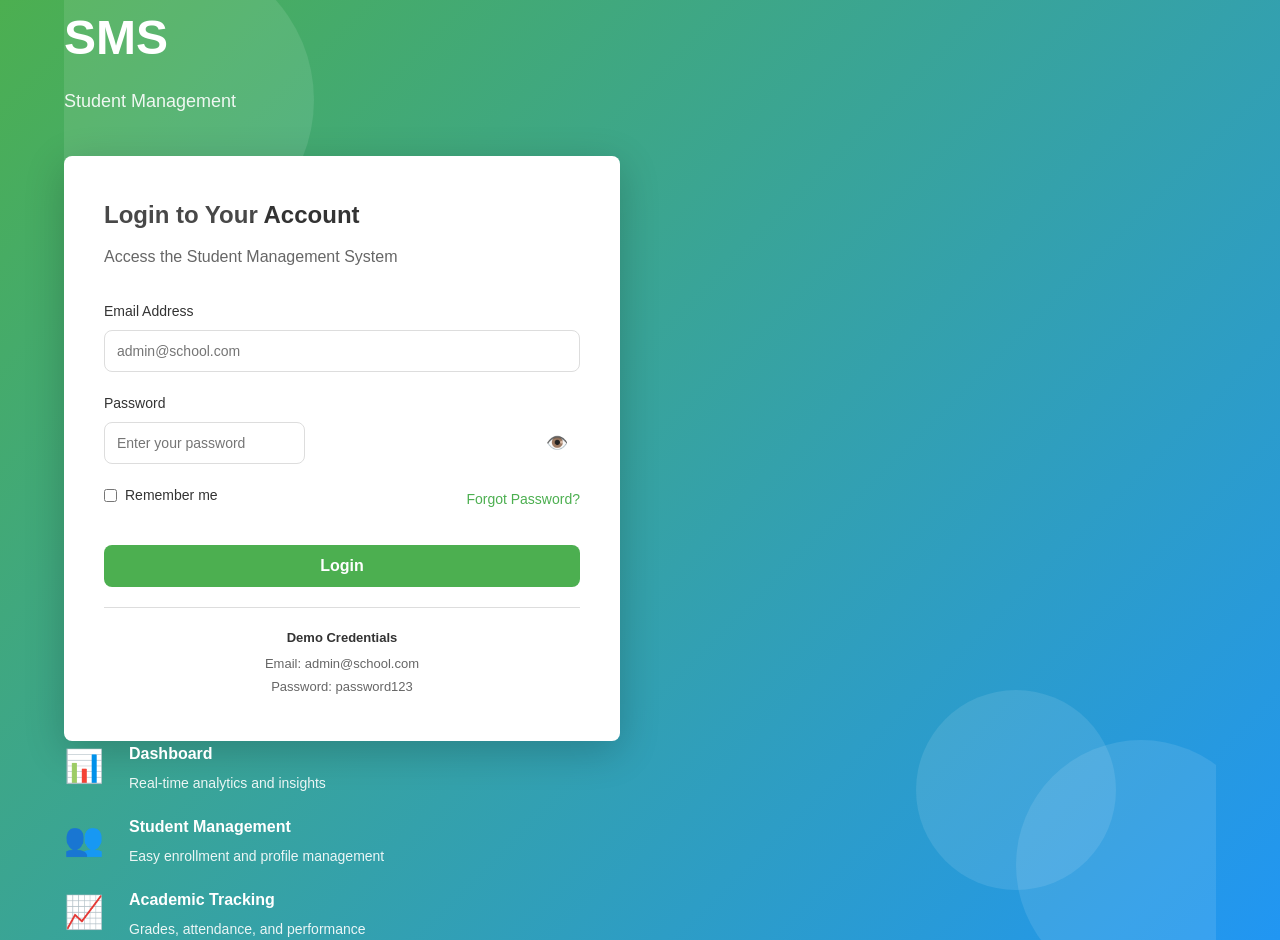
<file: login.html>
<!DOCTYPE html>
<html lang="en">
<head>
    <meta charset="UTF-8">
    <meta name="viewport" content="width=device-width, initial-scale=1.0">
    <title>Login - Student Management System</title>
    <link rel="stylesheet" href="styles.css">
</head>
<body class="login-page">
    <div class="login-container">
        <div class="login-content">
            <div class="login-header">
                <div class="login-logo">
                    <h1>SMS</h1>
                    <p>Student Management</p>
                </div>
            </div>

            <div class="login-card">
                <h2>Login to Your Account</h2>
                <p class="login-subtitle">Access the Student Management System</p>

                <form class="login-form">
                    <div class="form-group">
                        <label for="email">Email Address</label>
                        <input 
                            type="email" 
                            id="email" 
                            name="email" 
                            placeholder="admin@school.com" 
                            required
                        >
                    </div>

                    <div class="form-group">
                        <label for="password">Password</label>
                        <div class="password-input-wrapper">
                            <input 
                                type="password" 
                                id="password" 
                                name="password" 
                                placeholder="Enter your password" 
                                required
                            >
                            <button type="button" class="password-toggle" onclick="togglePasswordVisibility()">👁️</button>
                        </div>
                    </div>

                    <div class="login-options">
                        <label class="remember-me">
                            <input type="checkbox" name="remember">
                            <span>Remember me</span>
                        </label>
                        <a href="#" class="forgot-password">Forgot Password?</a>
                    </div>

                    <button type="submit" class="btn btn-login">Login</button>
                </form>

                <div class="login-footer">
                    <p>Demo Credentials</p>
                    <p class="demo-text">Email: admin@school.com</p>
                    <p class="demo-text">Password: password123</p>
                </div>
            </div>

            <!-- Features -->
            <div class="login-features">
                <div class="feature-item">
                    <span class="feature-icon">📊</span>
                    <div>
                        <h4>Dashboard</h4>
                        <p>Real-time analytics and insights</p>
                    </div>
                </div>
                <div class="feature-item">
                    <span class="feature-icon">👥</span>
                    <div>
                        <h4>Student Management</h4>
                        <p>Easy enrollment and profile management</p>
                    </div>
                </div>
                <div class="feature-item">
                    <span class="feature-icon">📈</span>
                    <div>
                        <h4>Academic Tracking</h4>
                        <p>Grades, attendance, and performance</p>
                    </div>
                </div>
            </div>
        </div>

        <!-- Background Design -->
        <div class="login-background">
            <div class="shape shape-1"></div>
            <div class="shape shape-2"></div>
            <div class="shape shape-3"></div>
        </div>
    </div>

    <!-- Password Recovery Modal -->
    <div id="recoveryModal" class="modal">
        <div class="modal-content">
            <div class="modal-header">
                <h3>Reset Password</h3>
                <button type="button" class="modal-close" onclick="closeModal()">×</button>
            </div>
            <form class="modal-form">
                <p>Enter your email address to receive password reset instructions.</p>
                <div class="form-group">
                    <label for="reset-email">Email Address</label>
                    <input 
                        type="email" 
                        id="reset-email" 
                        placeholder="Enter your email" 
                        required
                    >
                </div>
                <div class="form-actions">
                    <button type="submit" class="btn btn-primary">Send Reset Link</button>
                    <button type="button" class="btn btn-secondary" onclick="closeModal()">Cancel</button>
                </div>
            </form>
        </div>
    </div>

    <script src="script.js"></script>
    <script>
        function togglePasswordVisibility() {
            const passwordInput = document.getElementById('password');
            const button = document.querySelector('.password-toggle');
            
            if (passwordInput.type === 'password') {
                passwordInput.type = 'text';
                button.textContent = '🙈';
            } else {
                passwordInput.type = 'password';
                button.textContent = '👁️';
            }
        }

        function closeModal() {
            document.getElementById('recoveryModal').style.display = 'none';
        }

        document.querySelector('.forgot-password').addEventListener('click', function(e) {
            e.preventDefault();
            document.getElementById('recoveryModal').style.display = 'flex';
        });

        document.getElementById('recoveryModal').addEventListener('click', function(e) {
            if (e.target === this) {
                this.style.display = 'none';
            }
        });

        document.querySelector('.login-form').addEventListener('submit', function(e) {
            e.preventDefault();
            // Redirect to dashboard
            window.location.href = 'index.html';
        });
    </script>
</body>
</html>
</file>
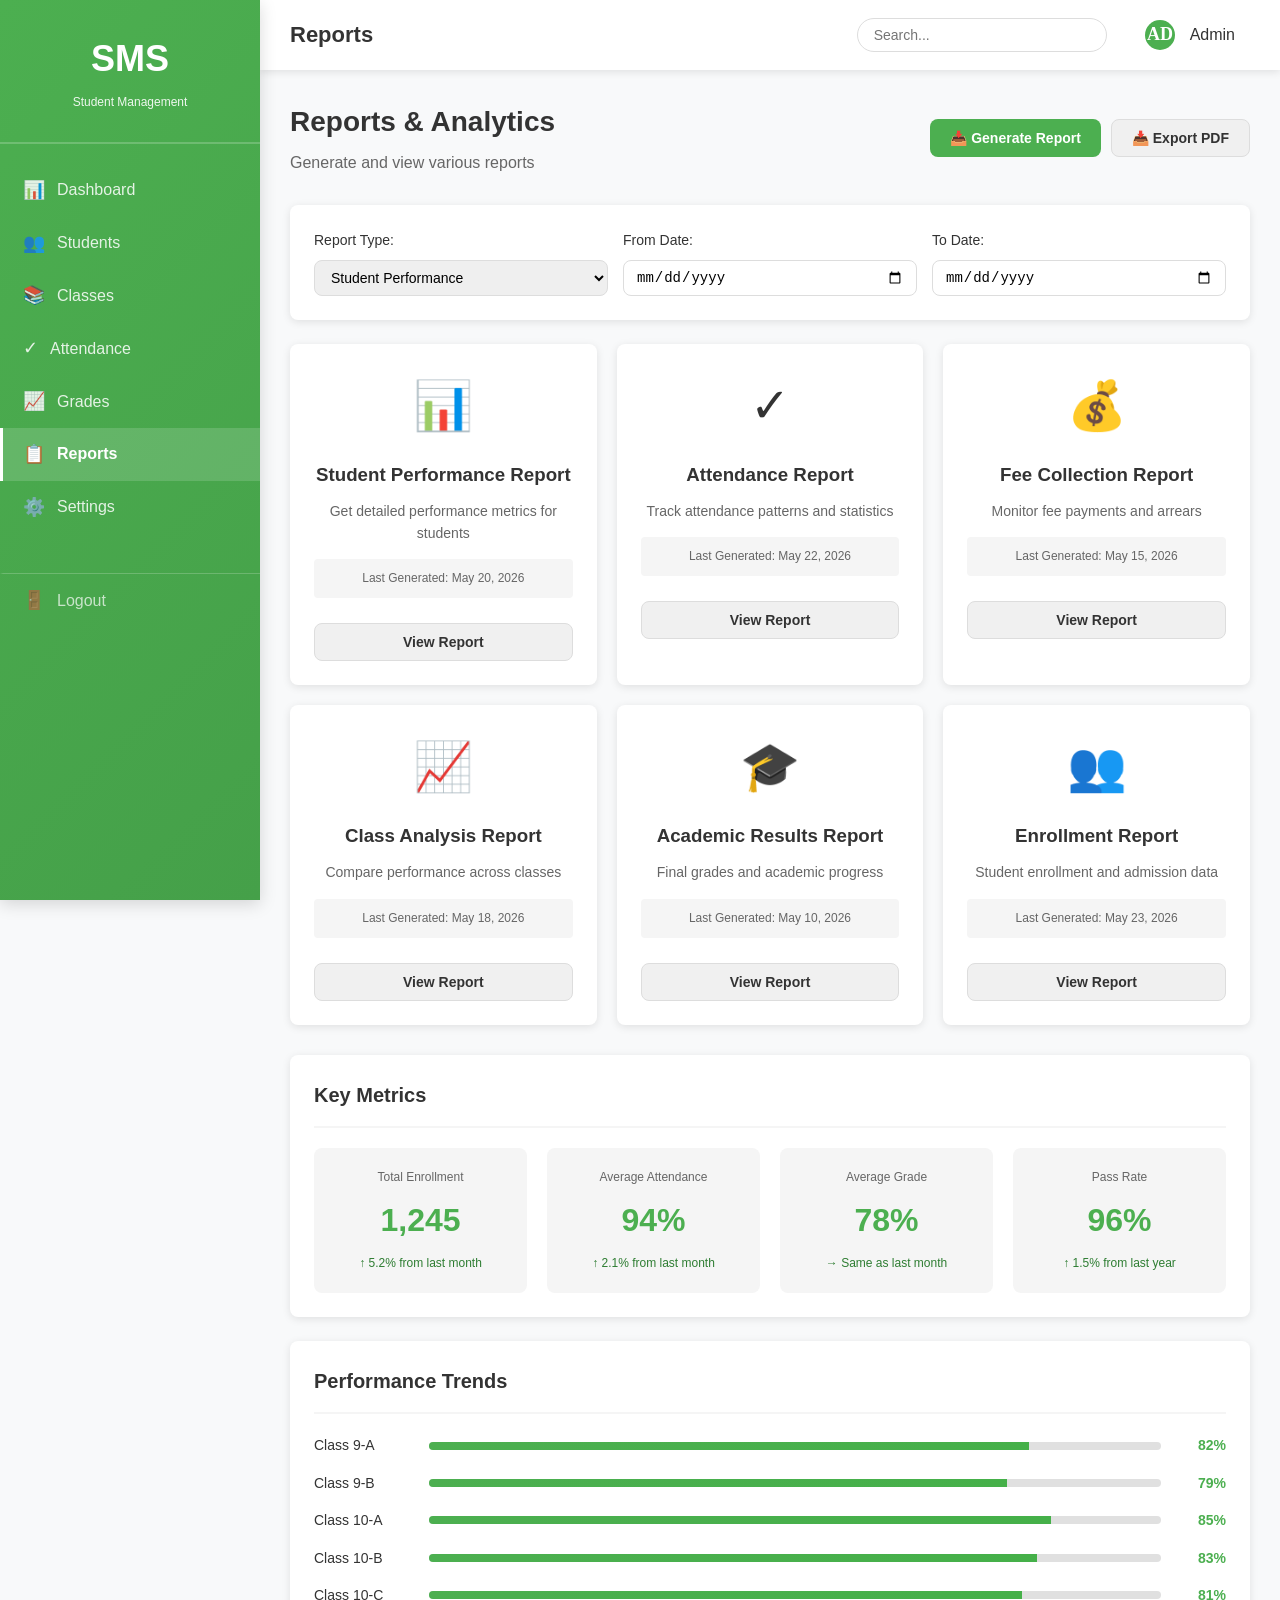
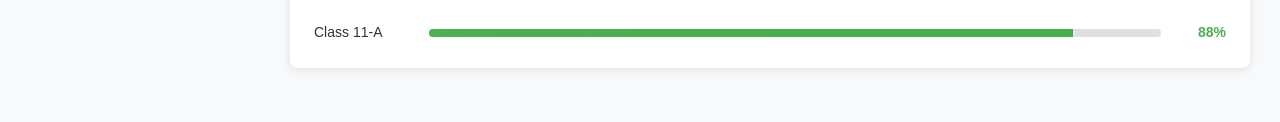
<file: reports.html>
<!DOCTYPE html>
<html lang="en">
<head>
    <meta charset="UTF-8">
    <meta name="viewport" content="width=device-width, initial-scale=1.0">
    <title>Reports - Student Management System</title>
    <link rel="stylesheet" href="styles.css">
</head>
<body>
    <!-- Navigation Sidebar -->
    <nav class="sidebar">
        <div class="logo-section">
            <h1 class="logo">SMS</h1>
            <p class="logo-text">Student Management</p>
        </div>
        <ul class="nav-menu">
            <li><a href="index.html" class="nav-link"><span class="icon">📊</span> Dashboard</a></li>
            <li><a href="students.html" class="nav-link"><span class="icon">👥</span> Students</a></li>
            <li><a href="classes.html" class="nav-link"><span class="icon">📚</span> Classes</a></li>
            <li><a href="attendance.html" class="nav-link"><span class="icon">✓</span> Attendance</a></li>
            <li><a href="grades.html" class="nav-link"><span class="icon">📈</span> Grades</a></li>
            <li><a href="reports.html" class="nav-link active"><span class="icon">📋</span> Reports</a></li>
            <li><a href="settings.html" class="nav-link"><span class="icon">⚙️</span> Settings</a></li>
            <li><a href="login.html" class="nav-link logout"><span class="icon">🚪</span> Logout</a></li>
        </ul>
    </nav>

    <!-- Header -->
    <header class="header">
        <div class="header-left">
            <button class="menu-toggle" onclick="toggleSidebar()">☰</button>
            <h2>Reports</h2>
        </div>
        <div class="header-right">
            <input type="text" placeholder="Search..." class="search-box">
            <div class="user-profile">
                <img src="data:image/svg+xml,%3Csvg xmlns='http://www.w3.org/2000/svg' viewBox='0 0 24 24'%3E%3Ccircle cx='12' cy='12' r='10' fill='%234CAF50'/%3E%3Ctext x='12' y='15' text-anchor='middle' fill='white' font-size='12' font-weight='bold'%3EAD%3C/text%3E%3C/svg%3E" alt="Admin">
                <span>Admin</span>
            </div>
        </div>
    </header>

    <!-- Main Content -->
    <main class="main-content">
        <div class="page-header">
            <div>
                <h1>Reports & Analytics</h1>
                <p>Generate and view various reports</p>
            </div>
            <div class="action-buttons">
                <button class="btn btn-primary">📥 Generate Report</button>
                <button class="btn btn-secondary">📥 Export PDF</button>
            </div>
        </div>

        <!-- Date Range Filter -->
        <div class="card filter-section">
            <div class="filter-group">
                <label>Report Type:</label>
                <select class="filter-select">
                    <option>Student Performance</option>
                    <option>Attendance Summary</option>
                    <option>Fee Collection</option>
                    <option>Class Wise Analysis</option>
                </select>
            </div>
            <div class="filter-group">
                <label>From Date:</label>
                <input type="date" class="filter-input">
            </div>
            <div class="filter-group">
                <label>To Date:</label>
                <input type="date" class="filter-input">
            </div>
        </div>

        <!-- Report Cards Grid -->
        <div class="reports-grid">
            <!-- Report 1 -->
            <div class="report-card">
                <div class="report-icon">📊</div>
                <h3>Student Performance Report</h3>
                <p>Get detailed performance metrics for students</p>
                <div class="report-stats">
                    <span>Last Generated: May 20, 2026</span>
                </div>
                <button class="btn btn-secondary btn-full">View Report</button>
            </div>

            <!-- Report 2 -->
            <div class="report-card">
                <div class="report-icon">✓</div>
                <h3>Attendance Report</h3>
                <p>Track attendance patterns and statistics</p>
                <div class="report-stats">
                    <span>Last Generated: May 22, 2026</span>
                </div>
                <button class="btn btn-secondary btn-full">View Report</button>
            </div>

            <!-- Report 3 -->
            <div class="report-card">
                <div class="report-icon">💰</div>
                <h3>Fee Collection Report</h3>
                <p>Monitor fee payments and arrears</p>
                <div class="report-stats">
                    <span>Last Generated: May 15, 2026</span>
                </div>
                <button class="btn btn-secondary btn-full">View Report</button>
            </div>

            <!-- Report 4 -->
            <div class="report-card">
                <div class="report-icon">📈</div>
                <h3>Class Analysis Report</h3>
                <p>Compare performance across classes</p>
                <div class="report-stats">
                    <span>Last Generated: May 18, 2026</span>
                </div>
                <button class="btn btn-secondary btn-full">View Report</button>
            </div>

            <!-- Report 5 -->
            <div class="report-card">
                <div class="report-icon">🎓</div>
                <h3>Academic Results Report</h3>
                <p>Final grades and academic progress</p>
                <div class="report-stats">
                    <span>Last Generated: May 10, 2026</span>
                </div>
                <button class="btn btn-secondary btn-full">View Report</button>
            </div>

            <!-- Report 6 -->
            <div class="report-card">
                <div class="report-icon">👥</div>
                <h3>Enrollment Report</h3>
                <p>Student enrollment and admission data</p>
                <div class="report-stats">
                    <span>Last Generated: May 23, 2026</span>
                </div>
                <button class="btn btn-secondary btn-full">View Report</button>
            </div>
        </div>

        <!-- Analytics Section -->
        <div class="card">
            <div class="card-header">
                <h3>Key Metrics</h3>
            </div>
            <div class="metrics-grid">
                <div class="metric-box">
                    <div class="metric-label">Total Enrollment</div>
                    <div class="metric-value">1,245</div>
                    <div class="metric-change">↑ 5.2% from last month</div>
                </div>
                <div class="metric-box">
                    <div class="metric-label">Average Attendance</div>
                    <div class="metric-value">94%</div>
                    <div class="metric-change">↑ 2.1% from last month</div>
                </div>
                <div class="metric-box">
                    <div class="metric-label">Average Grade</div>
                    <div class="metric-value">78%</div>
                    <div class="metric-change">→ Same as last month</div>
                </div>
                <div class="metric-box">
                    <div class="metric-label">Pass Rate</div>
                    <div class="metric-value">96%</div>
                    <div class="metric-change">↑ 1.5% from last year</div>
                </div>
            </div>
        </div>

        <!-- Performance Trends -->
        <div class="card">
            <div class="card-header">
                <h3>Performance Trends</h3>
            </div>
            <div class="trends-section">
                <div class="trend-item">
                    <span class="trend-name">Class 9-A</span>
                    <div class="trend-bar">
                        <div class="trend-fill" style="width: 82%"></div>
                    </div>
                    <span class="trend-percent">82%</span>
                </div>
                <div class="trend-item">
                    <span class="trend-name">Class 9-B</span>
                    <div class="trend-bar">
                        <div class="trend-fill" style="width: 79%"></div>
                    </div>
                    <span class="trend-percent">79%</span>
                </div>
                <div class="trend-item">
                    <span class="trend-name">Class 10-A</span>
                    <div class="trend-bar">
                        <div class="trend-fill" style="width: 85%"></div>
                    </div>
                    <span class="trend-percent">85%</span>
                </div>
                <div class="trend-item">
                    <span class="trend-name">Class 10-B</span>
                    <div class="trend-bar">
                        <div class="trend-fill" style="width: 83%"></div>
                    </div>
                    <span class="trend-percent">83%</span>
                </div>
                <div class="trend-item">
                    <span class="trend-name">Class 10-C</span>
                    <div class="trend-bar">
                        <div class="trend-fill" style="width: 81%"></div>
                    </div>
                    <span class="trend-percent">81%</span>
                </div>
                <div class="trend-item">
                    <span class="trend-name">Class 11-A</span>
                    <div class="trend-bar">
                        <div class="trend-fill" style="width: 88%"></div>
                    </div>
                    <span class="trend-percent">88%</span>
                </div>
            </div>
        </div>
    </main>

    <script src="script.js"></script>
</body>
</html>
</file>
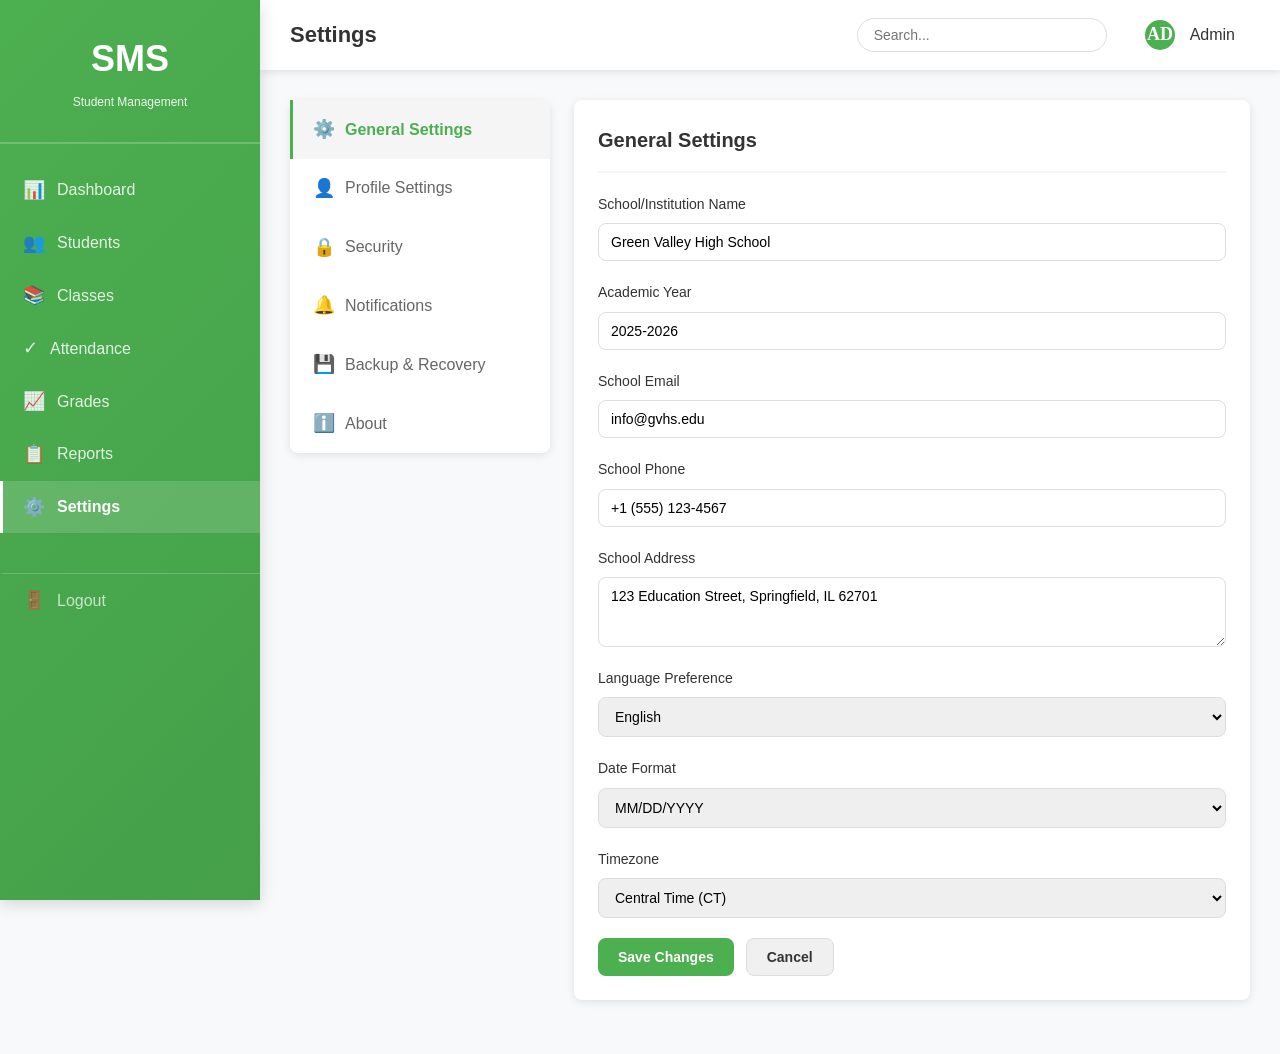
<file: settings.html>
<!DOCTYPE html>
<html lang="en">
<head>
    <meta charset="UTF-8">
    <meta name="viewport" content="width=device-width, initial-scale=1.0">
    <title>Settings - Student Management System</title>
    <link rel="stylesheet" href="styles.css">
</head>
<body>
    <!-- Navigation Sidebar -->
    <nav class="sidebar">
        <div class="logo-section">
            <h1 class="logo">SMS</h1>
            <p class="logo-text">Student Management</p>
        </div>
        <ul class="nav-menu">
            <li><a href="index.html" class="nav-link"><span class="icon">📊</span> Dashboard</a></li>
            <li><a href="students.html" class="nav-link"><span class="icon">👥</span> Students</a></li>
            <li><a href="classes.html" class="nav-link"><span class="icon">📚</span> Classes</a></li>
            <li><a href="attendance.html" class="nav-link"><span class="icon">✓</span> Attendance</a></li>
            <li><a href="grades.html" class="nav-link"><span class="icon">📈</span> Grades</a></li>
            <li><a href="reports.html" class="nav-link"><span class="icon">📋</span> Reports</a></li>
            <li><a href="settings.html" class="nav-link active"><span class="icon">⚙️</span> Settings</a></li>
            <li><a href="login.html" class="nav-link logout"><span class="icon">🚪</span> Logout</a></li>
        </ul>
    </nav>

    <!-- Header -->
    <header class="header">
        <div class="header-left">
            <button class="menu-toggle" onclick="toggleSidebar()">☰</button>
            <h2>Settings</h2>
        </div>
        <div class="header-right">
            <input type="text" placeholder="Search..." class="search-box">
            <div class="user-profile">
                <img src="data:image/svg+xml,%3Csvg xmlns='http://www.w3.org/2000/svg' viewBox='0 0 24 24'%3E%3Ccircle cx='12' cy='12' r='10' fill='%234CAF50'/%3E%3Ctext x='12' y='15' text-anchor='middle' fill='white' font-size='12' font-weight='bold'%3EAD%3C/text%3E%3C/svg%3E" alt="Admin">
                <span>Admin</span>
            </div>
        </div>
    </header>

    <!-- Main Content -->
    <main class="main-content">
        <div class="settings-container">
            <!-- Settings Sidebar -->
            <div class="settings-sidebar">
                <div class="settings-nav">
                    <a href="#general" class="settings-link active" onclick="showSection('general')">
                        <span class="settings-icon">⚙️</span> General Settings
                    </a>
                    <a href="#profile" class="settings-link" onclick="showSection('profile')">
                        <span class="settings-icon">👤</span> Profile Settings
                    </a>
                    <a href="#security" class="settings-link" onclick="showSection('security')">
                        <span class="settings-icon">🔒</span> Security
                    </a>
                    <a href="#notification" class="settings-link" onclick="showSection('notification')">
                        <span class="settings-icon">🔔</span> Notifications
                    </a>
                    <a href="#backup" class="settings-link" onclick="showSection('backup')">
                        <span class="settings-icon">💾</span> Backup & Recovery
                    </a>
                    <a href="#about" class="settings-link" onclick="showSection('about')">
                        <span class="settings-icon">ℹ️</span> About
                    </a>
                </div>
            </div>

            <!-- Settings Content -->
            <div class="settings-content">
                <!-- General Settings -->
                <div id="general" class="settings-section active">
                    <div class="card">
                        <div class="card-header">
                            <h3>General Settings</h3>
                        </div>
                        <div class="settings-form">
                            <div class="form-group">
                                <label>School/Institution Name</label>
                                <input type="text" value="Green Valley High School" placeholder="Enter school name">
                            </div>

                            <div class="form-group">
                                <label>Academic Year</label>
                                <input type="text" value="2025-2026" placeholder="e.g., 2025-2026">
                            </div>

                            <div class="form-group">
                                <label>School Email</label>
                                <input type="email" value="info@gvhs.edu" placeholder="Enter school email">
                            </div>

                            <div class="form-group">
                                <label>School Phone</label>
                                <input type="tel" value="+1 (555) 123-4567" placeholder="Enter phone number">
                            </div>

                            <div class="form-group">
                                <label>School Address</label>
                                <textarea rows="3">123 Education Street, Springfield, IL 62701</textarea>
                            </div>

                            <div class="form-group">
                                <label>Language Preference</label>
                                <select>
                                    <option>English</option>
                                    <option>Spanish</option>
                                    <option>French</option>
                                    <option>German</option>
                                </select>
                            </div>

                            <div class="form-group">
                                <label>Date Format</label>
                                <select>
                                    <option>MM/DD/YYYY</option>
                                    <option>DD/MM/YYYY</option>
                                    <option>YYYY-MM-DD</option>
                                </select>
                            </div>

                            <div class="form-group">
                                <label>Timezone</label>
                                <select>
                                    <option>Central Time (CT)</option>
                                    <option>Eastern Time (ET)</option>
                                    <option>Mountain Time (MT)</option>
                                    <option>Pacific Time (PT)</option>
                                </select>
                            </div>

                            <div class="form-actions">
                                <button class="btn btn-primary">Save Changes</button>
                                <button class="btn btn-secondary">Cancel</button>
                            </div>
                        </div>
                    </div>
                </div>

                <!-- Profile Settings -->
                <div id="profile" class="settings-section">
                    <div class="card">
                        <div class="card-header">
                            <h3>Profile Settings</h3>
                        </div>
                        <div class="profile-section">
                            <div class="profile-header">
                                <div class="profile-avatar-large">
                                    <img src="data:image/svg+xml,%3Csvg xmlns='http://www.w3.org/2000/svg' viewBox='0 0 100 100'%3E%3Ccircle cx='50' cy='50' r='50' fill='%234CAF50'/%3E%3Ctext x='50' y='50' text-anchor='middle' dominant-baseline='middle' fill='white' font-size='40' font-weight='bold'%3EAD%3C/text%3E%3C/svg%3E" alt="Profile">
                                </div>
                                <button class="btn btn-secondary">Change Avatar</button>
                            </div>
                        </div>
                        <div class="settings-form">
                            <div class="form-group">
                                <label>Full Name</label>
                                <input type="text" value="Administrator" placeholder="Enter full name">
                            </div>

                            <div class="form-group">
                                <label>Email Address</label>
                                <input type="email" value="admin@gvhs.edu" placeholder="Enter email">
                            </div>

                            <div class="form-group">
                                <label>Phone Number</label>
                                <input type="tel" value="+1 (555) 987-6543" placeholder="Enter phone">
                            </div>

                            <div class="form-group">
                                <label>Designation</label>
                                <input type="text" value="Principal" placeholder="Enter designation">
                            </div>

                            <div class="form-group">
                                <label>Department</label>
                                <input type="text" value="Administration" placeholder="Enter department">
                            </div>

                            <div class="form-actions">
                                <button class="btn btn-primary">Update Profile</button>
                                <button class="btn btn-secondary">Cancel</button>
                            </div>
                        </div>
                    </div>
                </div>

                <!-- Security Settings -->
                <div id="security" class="settings-section">
                    <div class="card">
                        <div class="card-header">
                            <h3>Security Settings</h3>
                        </div>
                        <div class="settings-form">
                            <div class="section-title">Change Password</div>
                            <div class="form-group">
                                <label>Current Password</label>
                                <input type="password" placeholder="Enter current password">
                            </div>

                            <div class="form-group">
                                <label>New Password</label>
                                <input type="password" placeholder="Enter new password">
                            </div>

                            <div class="form-group">
                                <label>Confirm New Password</label>
                                <input type="password" placeholder="Confirm new password">
                            </div>

                            <div class="form-actions">
                                <button class="btn btn-primary">Update Password</button>
                                <button class="btn btn-secondary">Cancel</button>
                            </div>

                            <hr style="margin: 30px 0;">

                            <div class="section-title">Two-Factor Authentication</div>
                            <div class="toggle-option">
                                <div>
                                    <strong>Enable Two-Factor Authentication</strong>
                                    <p>Add an extra layer of security to your account</p>
                                </div>
                                <label class="toggle-switch">
                                    <input type="checkbox">
                                    <span class="slider"></span>
                                </label>
                            </div>

                            <hr style="margin: 30px 0;">

                            <div class="section-title">Active Sessions</div>
                            <div class="sessions-list">
                                <div class="session-item">
                                    <span>Current Device (Windows)</span>
                                    <span class="session-date">Active now</span>
                                    <button class="btn-small">Logout</button>
                                </div>
                                <div class="session-item">
                                    <span>Mobile Device (iOS)</span>
                                    <span class="session-date">Last active: 2 hours ago</span>
                                    <button class="btn-small">Logout</button>
                                </div>
                            </div>
                        </div>
                    </div>
                </div>

                <!-- Notification Settings -->
                <div id="notification" class="settings-section">
                    <div class="card">
                        <div class="card-header">
                            <h3>Notification Settings</h3>
                        </div>
                        <div class="settings-form">
                            <div class="toggle-option">
                                <div>
                                    <strong>Email Notifications</strong>
                                    <p>Receive email updates on important events</p>
                                </div>
                                <label class="toggle-switch">
                                    <input type="checkbox" checked>
                                    <span class="slider"></span>
                                </label>
                            </div>

                            <div class="toggle-option">
                                <div>
                                    <strong>New Student Enrollment</strong>
                                    <p>Get notified when new students are enrolled</p>
                                </div>
                                <label class="toggle-switch">
                                    <input type="checkbox" checked>
                                    <span class="slider"></span>
                                </label>
                            </div>

                            <div class="toggle-option">
                                <div>
                                    <strong>Grade Updates</strong>
                                    <p>Notify about grade entries and updates</p>
                                </div>
                                <label class="toggle-switch">
                                    <input type="checkbox" checked>
                                    <span class="slider"></span>
                                </label>
                            </div>

                            <div class="toggle-option">
                                <div>
                                    <strong>Attendance Alerts</strong>
                                    <p>Alert for low attendance records</p>
                                </div>
                                <label class="toggle-switch">
                                    <input type="checkbox" checked>
                                    <span class="slider"></span>
                                </label>
                            </div>

                            <div class="toggle-option">
                                <div>
                                    <strong>System Maintenance</strong>
                                    <p>Receive notifications about system updates</p>
                                </div>
                                <label class="toggle-switch">
                                    <input type="checkbox">
                                    <span class="slider"></span>
                                </label>
                            </div>

                            <div class="form-actions">
                                <button class="btn btn-primary">Save Preferences</button>
                            </div>
                        </div>
                    </div>
                </div>

                <!-- Backup & Recovery -->
                <div id="backup" class="settings-section">
                    <div class="card">
                        <div class="card-header">
                            <h3>Backup & Recovery</h3>
                        </div>
                        <div class="settings-form">
                            <div class="section-title">Data Backup</div>
                            <div class="backup-info">
                                <p>Last backup: <strong>May 22, 2026 at 2:30 PM</strong></p>
                                <p>Backup size: <strong>250 MB</strong></p>
                            </div>
                            <div class="form-actions">
                                <button class="btn btn-primary">Create Backup Now</button>
                                <button class="btn btn-secondary">Download Backup</button>
                            </div>

                            <hr style="margin: 30px 0;">

                            <div class="section-title">Restore Data</div>
                            <div class="form-group">
                                <label>Select Backup File</label>
                                <input type="file">
                            </div>
                            <div class="form-actions">
                                <button class="btn btn-warning">Restore Data</button>
                            </div>
                        </div>
                    </div>
                </div>

                <!-- About -->
                <div id="about" class="settings-section">
                    <div class="card">
                        <div class="card-header">
                            <h3>About Student Management System</h3>
                        </div>
                        <div class="about-content">
                            <div class="about-item">
                                <label>System Version</label>
                                <p>1.0.0</p>
                            </div>
                            <div class="about-item">
                                <label>Release Date</label>
                                <p>May 1, 2026</p>
                            </div>
                            <div class="about-item">
                                <label>Developer</label>
                                <p>Education Solutions Inc.</p>
                            </div>
                            <div class="about-item">
                                <label>Contact Support</label>
                                <p>support@edusolutions.com</p>
                            </div>
                            <div class="about-item">
                                <label>License</label>
                                <p>Professional License - Active</p>
                            </div>
                        </div>
                    </div>
                </div>
            </div>
        </div>
    </main>

    <script src="script.js"></script>
</body>
</html>
</file>
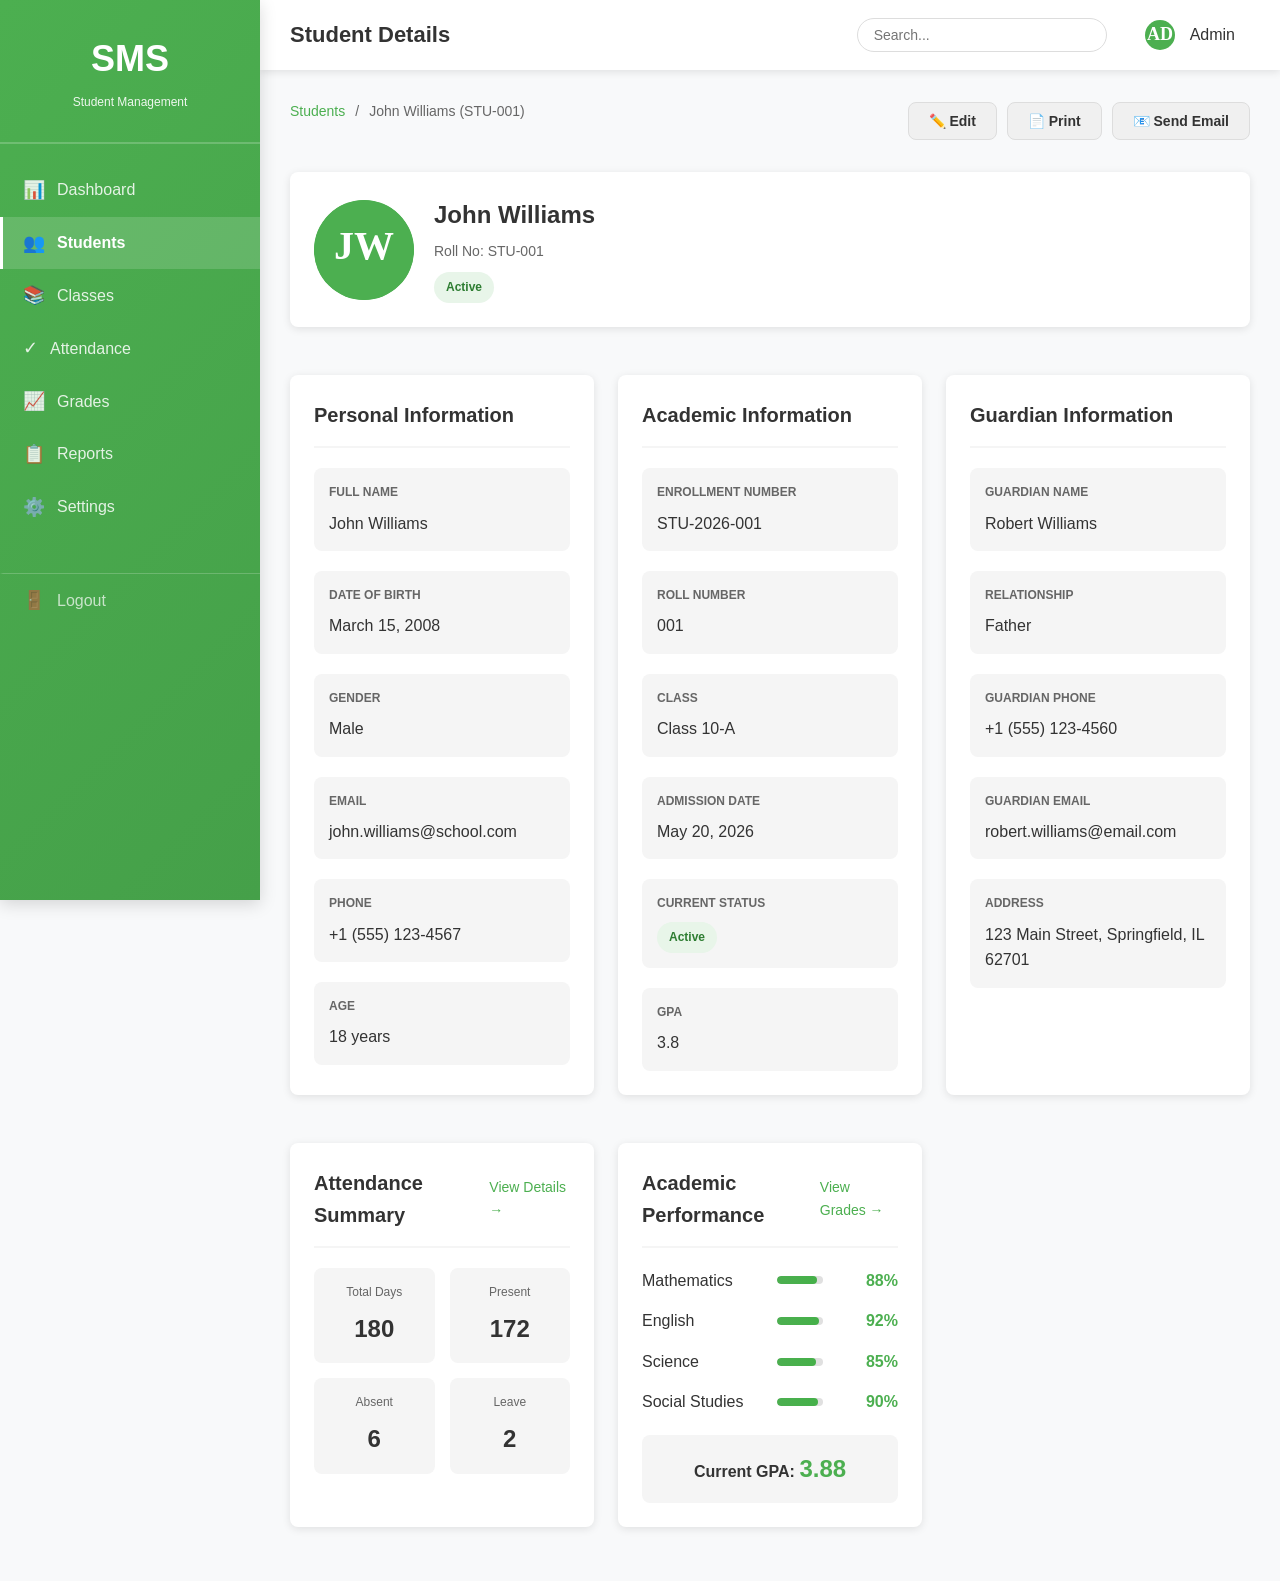
<file: student-details.html>
<!DOCTYPE html>
<html lang="en">
<head>
    <meta charset="UTF-8">
    <meta name="viewport" content="width=device-width, initial-scale=1.0">
    <title>Student Details - Student Management System</title>
    <link rel="stylesheet" href="styles.css">
</head>
<body>
    <!-- Navigation Sidebar -->
    <nav class="sidebar">
        <div class="logo-section">
            <h1 class="logo">SMS</h1>
            <p class="logo-text">Student Management</p>
        </div>
        <ul class="nav-menu">
            <li><a href="index.html" class="nav-link"><span class="icon">📊</span> Dashboard</a></li>
            <li><a href="students.html" class="nav-link active"><span class="icon">👥</span> Students</a></li>
            <li><a href="classes.html" class="nav-link"><span class="icon">📚</span> Classes</a></li>
            <li><a href="attendance.html" class="nav-link"><span class="icon">✓</span> Attendance</a></li>
            <li><a href="grades.html" class="nav-link"><span class="icon">📈</span> Grades</a></li>
            <li><a href="reports.html" class="nav-link"><span class="icon">📋</span> Reports</a></li>
            <li><a href="settings.html" class="nav-link"><span class="icon">⚙️</span> Settings</a></li>
            <li><a href="login.html" class="nav-link logout"><span class="icon">🚪</span> Logout</a></li>
        </ul>
    </nav>

    <!-- Header -->
    <header class="header">
        <div class="header-left">
            <button class="menu-toggle" onclick="toggleSidebar()">☰</button>
            <h2>Student Details</h2>
        </div>
        <div class="header-right">
            <input type="text" placeholder="Search..." class="search-box">
            <div class="user-profile">
                <img src="data:image/svg+xml,%3Csvg xmlns='http://www.w3.org/2000/svg' viewBox='0 0 24 24'%3E%3Ccircle cx='12' cy='12' r='10' fill='%234CAF50'/%3E%3Ctext x='12' y='15' text-anchor='middle' fill='white' font-size='12' font-weight='bold'%3EAD%3C/text%3E%3C/svg%3E" alt="Admin">
                <span>Admin</span>
            </div>
        </div>
    </header>

    <!-- Main Content -->
    <main class="main-content">
        <!-- Breadcrumb & Actions -->
        <div class="breadcrumb-section">
            <div class="breadcrumb">
                <a href="students.html">Students</a>
                <span>/</span>
                <span>John Williams (STU-001)</span>
            </div>
            <div class="action-buttons">
                <button class="btn btn-secondary" onclick="editStudent()">✏️ Edit</button>
                <button class="btn btn-secondary">📄 Print</button>
                <button class="btn btn-secondary">📧 Send Email</button>
            </div>
        </div>

        <div class="details-grid">
            <!-- Profile Card -->
            <div class="card student-profile-card">
                <div class="profile-header">
                    <div class="profile-avatar">
                        <img src="data:image/svg+xml,%3Csvg xmlns='http://www.w3.org/2000/svg' viewBox='0 0 100 100'%3E%3Ccircle cx='50' cy='50' r='50' fill='%234CAF50'/%3E%3Ctext x='50' y='50' text-anchor='middle' dominant-baseline='middle' fill='white' font-size='40' font-weight='bold'%3EJW%3C/text%3E%3C/svg%3E" alt="Student">
                    </div>
                    <div class="profile-info">
                        <h2>John Williams</h2>
                        <p class="student-id">Roll No: STU-001</p>
                        <span class="status-badge active">Active</span>
                    </div>
                </div>
            </div>

            <!-- Personal Information -->
            <div class="card">
                <div class="card-header">
                    <h3>Personal Information</h3>
                </div>
                <div class="info-grid">
                    <div class="info-item">
                        <label>Full Name</label>
                        <p>John Williams</p>
                    </div>
                    <div class="info-item">
                        <label>Date of Birth</label>
                        <p>March 15, 2008</p>
                    </div>
                    <div class="info-item">
                        <label>Gender</label>
                        <p>Male</p>
                    </div>
                    <div class="info-item">
                        <label>Email</label>
                        <p>john.williams@school.com</p>
                    </div>
                    <div class="info-item">
                        <label>Phone</label>
                        <p>+1 (555) 123-4567</p>
                    </div>
                    <div class="info-item">
                        <label>Age</label>
                        <p>18 years</p>
                    </div>
                </div>
            </div>

            <!-- Academic Information -->
            <div class="card">
                <div class="card-header">
                    <h3>Academic Information</h3>
                </div>
                <div class="info-grid">
                    <div class="info-item">
                        <label>Enrollment Number</label>
                        <p>STU-2026-001</p>
                    </div>
                    <div class="info-item">
                        <label>Roll Number</label>
                        <p>001</p>
                    </div>
                    <div class="info-item">
                        <label>Class</label>
                        <p>Class 10-A</p>
                    </div>
                    <div class="info-item">
                        <label>Admission Date</label>
                        <p>May 20, 2026</p>
                    </div>
                    <div class="info-item">
                        <label>Current Status</label>
                        <p><span class="status-badge active">Active</span></p>
                    </div>
                    <div class="info-item">
                        <label>GPA</label>
                        <p>3.8</p>
                    </div>
                </div>
            </div>

            <!-- Guardian Information -->
            <div class="card">
                <div class="card-header">
                    <h3>Guardian Information</h3>
                </div>
                <div class="info-grid">
                    <div class="info-item">
                        <label>Guardian Name</label>
                        <p>Robert Williams</p>
                    </div>
                    <div class="info-item">
                        <label>Relationship</label>
                        <p>Father</p>
                    </div>
                    <div class="info-item">
                        <label>Guardian Phone</label>
                        <p>+1 (555) 123-4560</p>
                    </div>
                    <div class="info-item">
                        <label>Guardian Email</label>
                        <p>robert.williams@email.com</p>
                    </div>
                    <div class="info-item full-width">
                        <label>Address</label>
                        <p>123 Main Street, Springfield, IL 62701</p>
                    </div>
                </div>
            </div>

            <!-- Attendance Summary -->
            <div class="card">
                <div class="card-header">
                    <h3>Attendance Summary</h3>
                    <a href="attendance.html" class="view-all">View Details →</a>
                </div>
                <div class="attendance-summary">
                    <div class="summary-stat">
                        <span class="stat-label">Total Days</span>
                        <span class="stat-value">180</span>
                    </div>
                    <div class="summary-stat">
                        <span class="stat-label present">Present</span>
                        <span class="stat-value">172</span>
                    </div>
                    <div class="summary-stat">
                        <span class="stat-label absent">Absent</span>
                        <span class="stat-value">6</span>
                    </div>
                    <div class="summary-stat">
                        <span class="stat-label leave">Leave</span>
                        <span class="stat-value">2</span>
                    </div>
                </div>
            </div>

            <!-- Academic Performance -->
            <div class="card">
                <div class="card-header">
                    <h3>Academic Performance</h3>
                    <a href="grades.html" class="view-all">View Grades →</a>
                </div>
                <div class="performance-section">
                    <div class="performance-row">
                        <span>Mathematics</span>
                        <div class="progress-bar">
                            <div class="progress-fill" style="width: 88%"></div>
                        </div>
                        <span>88%</span>
                    </div>
                    <div class="performance-row">
                        <span>English</span>
                        <div class="progress-bar">
                            <div class="progress-fill" style="width: 92%"></div>
                        </div>
                        <span>92%</span>
                    </div>
                    <div class="performance-row">
                        <span>Science</span>
                        <div class="progress-bar">
                            <div class="progress-fill" style="width: 85%"></div>
                        </div>
                        <span>85%</span>
                    </div>
                    <div class="performance-row">
                        <span>Social Studies</span>
                        <div class="progress-bar">
                            <div class="progress-fill" style="width: 90%"></div>
                        </div>
                        <span>90%</span>
                    </div>
                </div>
                <div class="avg-gpa">
                    <strong>Current GPA:</strong> <span class="gpa-value">3.88</span>
                </div>
            </div>
        </div>
    </main>

    <script src="script.js"></script>
</body>
</html>
</file>
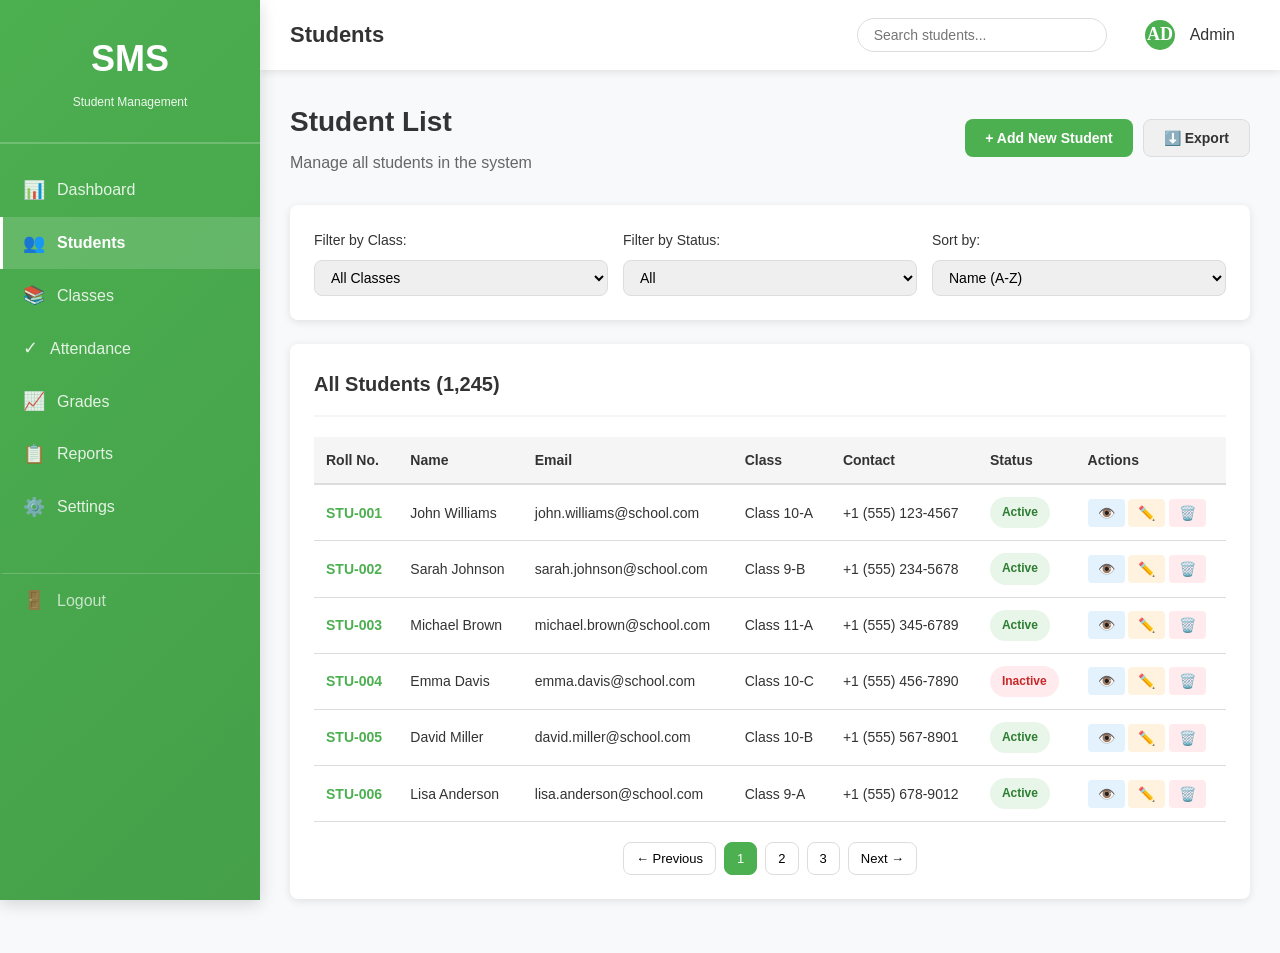
<file: students.html>
<!DOCTYPE html>
<html lang="en">
<head>
    <meta charset="UTF-8">
    <meta name="viewport" content="width=device-width, initial-scale=1.0">
    <title>Students - Student Management System</title>
    <link rel="stylesheet" href="styles.css">
</head>
<body>
    <!-- Navigation Sidebar -->
    <nav class="sidebar">
        <div class="logo-section">
            <h1 class="logo">SMS</h1>
            <p class="logo-text">Student Management</p>
        </div>
        <ul class="nav-menu">
            <li><a href="index.html" class="nav-link"><span class="icon">📊</span> Dashboard</a></li>
            <li><a href="students.html" class="nav-link active"><span class="icon">👥</span> Students</a></li>
            <li><a href="classes.html" class="nav-link"><span class="icon">📚</span> Classes</a></li>
            <li><a href="attendance.html" class="nav-link"><span class="icon">✓</span> Attendance</a></li>
            <li><a href="grades.html" class="nav-link"><span class="icon">📈</span> Grades</a></li>
            <li><a href="reports.html" class="nav-link"><span class="icon">📋</span> Reports</a></li>
            <li><a href="settings.html" class="nav-link"><span class="icon">⚙️</span> Settings</a></li>
            <li><a href="login.html" class="nav-link logout"><span class="icon">🚪</span> Logout</a></li>
        </ul>
    </nav>

    <!-- Header -->
    <header class="header">
        <div class="header-left">
            <button class="menu-toggle" onclick="toggleSidebar()">☰</button>
            <h2>Students</h2>
        </div>
        <div class="header-right">
            <input type="text" placeholder="Search students..." class="search-box">
            <div class="user-profile">
                <img src="data:image/svg+xml,%3Csvg xmlns='http://www.w3.org/2000/svg' viewBox='0 0 24 24'%3E%3Ccircle cx='12' cy='12' r='10' fill='%234CAF50'/%3E%3Ctext x='12' y='15' text-anchor='middle' fill='white' font-size='12' font-weight='bold'%3EAD%3C/text%3E%3C/svg%3E" alt="Admin">
                <span>Admin</span>
            </div>
        </div>
    </header>

    <!-- Main Content -->
    <main class="main-content">
        <!-- Page Title with Buttons -->
        <div class="page-header">
            <div>
                <h1>Student List</h1>
                <p>Manage all students in the system</p>
            </div>
            <div class="action-buttons">
                <button class="btn btn-primary" onclick="openAddStudent()">+ Add New Student</button>
                <button class="btn btn-secondary">⬇️ Export</button>
            </div>
        </div>

        <!-- Filters -->
        <div class="card filter-section">
            <div class="filter-group">
                <label>Filter by Class:</label>
                <select class="filter-select">
                    <option>All Classes</option>
                    <option>Class 9-A</option>
                    <option>Class 9-B</option>
                    <option>Class 10-A</option>
                    <option>Class 10-B</option>
                    <option>Class 10-C</option>
                    <option>Class 11-A</option>
                </select>
            </div>
            <div class="filter-group">
                <label>Filter by Status:</label>
                <select class="filter-select">
                    <option>All</option>
                    <option>Active</option>
                    <option>Inactive</option>
                    <option>On Leave</option>
                </select>
            </div>
            <div class="filter-group">
                <label>Sort by:</label>
                <select class="filter-select">
                    <option>Name (A-Z)</option>
                    <option>Name (Z-A)</option>
                    <option>Roll Number</option>
                    <option>Admission Date</option>
                </select>
            </div>
        </div>

        <!-- Students Table -->
        <div class="card">
            <div class="card-header">
                <h3>All Students (1,245)</h3>
            </div>
            <div class="table-responsive">
                <table class="students-table">
                    <thead>
                        <tr>
                            <th>Roll No.</th>
                            <th>Name</th>
                            <th>Email</th>
                            <th>Class</th>
                            <th>Contact</th>
                            <th>Status</th>
                            <th>Actions</th>
                        </tr>
                    </thead>
                    <tbody>
                        <tr>
                            <td>STU-001</td>
                            <td>John Williams</td>
                            <td>john.williams@school.com</td>
                            <td>Class 10-A</td>
                            <td>+1 (555) 123-4567</td>
                            <td><span class="status-badge active">Active</span></td>
                            <td>
                                <button class="action-btn view-btn" onclick="viewStudent(1)">👁️</button>
                                <button class="action-btn edit-btn" onclick="editStudent(1)">✏️</button>
                                <button class="action-btn delete-btn" onclick="deleteStudent(1)">🗑️</button>
                            </td>
                        </tr>
                        <tr>
                            <td>STU-002</td>
                            <td>Sarah Johnson</td>
                            <td>sarah.johnson@school.com</td>
                            <td>Class 9-B</td>
                            <td>+1 (555) 234-5678</td>
                            <td><span class="status-badge active">Active</span></td>
                            <td>
                                <button class="action-btn view-btn" onclick="viewStudent(2)">👁️</button>
                                <button class="action-btn edit-btn" onclick="editStudent(2)">✏️</button>
                                <button class="action-btn delete-btn" onclick="deleteStudent(2)">🗑️</button>
                            </td>
                        </tr>
                        <tr>
                            <td>STU-003</td>
                            <td>Michael Brown</td>
                            <td>michael.brown@school.com</td>
                            <td>Class 11-A</td>
                            <td>+1 (555) 345-6789</td>
                            <td><span class="status-badge active">Active</span></td>
                            <td>
                                <button class="action-btn view-btn" onclick="viewStudent(3)">👁️</button>
                                <button class="action-btn edit-btn" onclick="editStudent(3)">✏️</button>
                                <button class="action-btn delete-btn" onclick="deleteStudent(3)">🗑️</button>
                            </td>
                        </tr>
                        <tr>
                            <td>STU-004</td>
                            <td>Emma Davis</td>
                            <td>emma.davis@school.com</td>
                            <td>Class 10-C</td>
                            <td>+1 (555) 456-7890</td>
                            <td><span class="status-badge inactive">Inactive</span></td>
                            <td>
                                <button class="action-btn view-btn" onclick="viewStudent(4)">👁️</button>
                                <button class="action-btn edit-btn" onclick="editStudent(4)">✏️</button>
                                <button class="action-btn delete-btn" onclick="deleteStudent(4)">🗑️</button>
                            </td>
                        </tr>
                        <tr>
                            <td>STU-005</td>
                            <td>David Miller</td>
                            <td>david.miller@school.com</td>
                            <td>Class 10-B</td>
                            <td>+1 (555) 567-8901</td>
                            <td><span class="status-badge active">Active</span></td>
                            <td>
                                <button class="action-btn view-btn" onclick="viewStudent(5)">👁️</button>
                                <button class="action-btn edit-btn" onclick="editStudent(5)">✏️</button>
                                <button class="action-btn delete-btn" onclick="deleteStudent(5)">🗑️</button>
                            </td>
                        </tr>
                        <tr>
                            <td>STU-006</td>
                            <td>Lisa Anderson</td>
                            <td>lisa.anderson@school.com</td>
                            <td>Class 9-A</td>
                            <td>+1 (555) 678-9012</td>
                            <td><span class="status-badge active">Active</span></td>
                            <td>
                                <button class="action-btn view-btn" onclick="viewStudent(6)">👁️</button>
                                <button class="action-btn edit-btn" onclick="editStudent(6)">✏️</button>
                                <button class="action-btn delete-btn" onclick="deleteStudent(6)">🗑️</button>
                            </td>
                        </tr>
                    </tbody>
                </table>
            </div>
            <!-- Pagination -->
            <div class="pagination">
                <button class="pagination-btn">← Previous</button>
                <button class="pagination-btn active">1</button>
                <button class="pagination-btn">2</button>
                <button class="pagination-btn">3</button>
                <button class="pagination-btn">Next →</button>
            </div>
        </div>
    </main>

    <script src="script.js"></script>
</body>
</html>
</file>
<file: styles.css>
/* ===========================
   GLOBAL STYLES & VARIABLES
   =========================== */

:root {
    --primary-color: #4CAF50;
    --primary-dark: #45a049;
    --secondary-color: #2196F3;
    --danger-color: #f44336;
    --warning-color: #ff9800;
    --success-color: #4CAF50;
    --info-color: #2196F3;
    --light-gray: #f5f5f5;
    --border-color: #ddd;
    --text-dark: #333;
    --text-gray: #666;
    --text-light: #999;
    --shadow: 0 2px 8px rgba(0,0,0,0.1);
    --shadow-lg: 0 4px 16px rgba(0,0,0,0.15);
    --border-radius: 8px;
    --transition: all 0.3s ease;
}

* {
    margin: 0;
    padding: 0;
    box-sizing: border-box;
}

html {
    scroll-behavior: smooth;
}

body {
    font-family: 'Segoe UI', Tahoma, Geneva, Verdana, sans-serif;
    background-color: #f8f9fa;
    color: var(--text-dark);
    line-height: 1.6;
}

/* ===========================
   SIDEBAR NAVIGATION
   =========================== */

.sidebar {
    position: fixed;
    left: 0;
    top: 0;
    width: 260px;
    height: 100vh;
    background: linear-gradient(135deg, var(--primary-color) 0%, var(--primary-dark) 100%);
    color: white;
    overflow-y: auto;
    z-index: 1000;
    box-shadow: var(--shadow-lg);
}

.logo-section {
    padding: 30px 20px;
    text-align: center;
    border-bottom: 2px solid rgba(255,255,255,0.2);
}

.logo {
    font-size: 36px;
    font-weight: bold;
    margin-bottom: 5px;
}

.logo-text {
    font-size: 12px;
    opacity: 0.9;
}

.nav-menu {
    list-style: none;
    padding: 20px 0;
}

.nav-link {
    display: flex;
    align-items: center;
    padding: 12px 20px;
    color: rgba(255,255,255,0.85);
    text-decoration: none;
    transition: var(--transition);
    border-left: 3px solid transparent;
}

.nav-link .icon {
    margin-right: 12px;
    font-size: 18px;
}

.nav-link:hover {
    background-color: rgba(255,255,255,0.1);
    border-left-color: white;
    color: white;
}

.nav-link.active {
    background-color: rgba(255,255,255,0.15);
    border-left-color: white;
    color: white;
    font-weight: 600;
}

.nav-link.logout {
    margin-top: 40px;
    border-top: 1px solid rgba(255,255,255,0.2);
    color: rgba(255,255,255,0.7);
}

/* ===========================
   HEADER
   =========================== */

.header {
    position: fixed;
    left: 260px;
    top: 0;
    right: 0;
    height: 70px;
    background: white;
    display: flex;
    justify-content: space-between;
    align-items: center;
    padding: 0 30px;
    box-shadow: var(--shadow);
    z-index: 100;
}

.header-left {
    display: flex;
    align-items: center;
    gap: 20px;
}

.header-left h2 {
    font-size: 22px;
    color: var(--text-dark);
}

.menu-toggle {
    display: none;
    background: none;
    border: none;
    font-size: 24px;
    cursor: pointer;
    color: var(--text-dark);
}

.header-right {
    display: flex;
    align-items: center;
    gap: 20px;
}

.search-box {
    padding: 8px 16px;
    border: 1px solid var(--border-color);
    border-radius: 20px;
    width: 250px;
    font-size: 14px;
    transition: var(--transition);
}

.search-box:focus {
    outline: none;
    border-color: var(--primary-color);
    box-shadow: 0 0 0 3px rgba(76, 175, 80, 0.1);
}

.user-profile {
    display: flex;
    align-items: center;
    gap: 12px;
    cursor: pointer;
    padding: 5px 15px;
    border-radius: 20px;
    transition: var(--transition);
}

.user-profile:hover {
    background-color: var(--light-gray);
}

.user-profile img {
    width: 36px;
    height: 36px;
    border-radius: 50%;
}

/* ===========================
   MAIN CONTENT
   =========================== */

.main-content {
    margin-left: 260px;
    margin-top: 70px;
    padding: 30px;
    min-height: calc(100vh - 70px);
}

.page-header {
    display: flex;
    justify-content: space-between;
    align-items: center;
    margin-bottom: 30px;
    flex-wrap: wrap;
    gap: 20px;
}

.page-header h1 {
    font-size: 28px;
    color: var(--text-dark);
}

.page-header > div:first-child > p {
    color: var(--text-gray);
    margin-top: 5px;
}

.breadcrumb {
    display: flex;
    align-items: center;
    gap: 10px;
    margin-bottom: 20px;
    font-size: 14px;
    color: var(--text-gray);
}

.breadcrumb a {
    color: var(--primary-color);
    text-decoration: none;
    transition: var(--transition);
}

.breadcrumb a:hover {
    text-decoration: underline;
}

.breadcrumb-section {
    display: flex;
    justify-content: space-between;
    align-items: center;
    margin-bottom: 30px;
    flex-wrap: wrap;
    gap: 20px;
}

/* ===========================
   BUTTONS
   =========================== */

.btn {
    padding: 10px 20px;
    border: none;
    border-radius: var(--border-radius);
    font-size: 14px;
    font-weight: 600;
    cursor: pointer;
    transition: var(--transition);
    display: inline-block;
    text-decoration: none;
}

.btn-primary {
    background-color: var(--primary-color);
    color: white;
}

.btn-primary:hover {
    background-color: var(--primary-dark);
    transform: translateY(-2px);
    box-shadow: var(--shadow-lg);
}

.btn-secondary {
    background-color: #f0f0f0;
    color: var(--text-dark);
    border: 1px solid var(--border-color);
}

.btn-secondary:hover {
    background-color: var(--light-gray);
}

.btn-outline {
    background-color: transparent;
    color: var(--primary-color);
    border: 2px solid var(--primary-color);
}

.btn-outline:hover {
    background-color: var(--primary-color);
    color: white;
}

.btn-warning {
    background-color: var(--warning-color);
    color: white;
}

.btn-warning:hover {
    background-color: #e68900;
}

.btn-lg {
    padding: 12px 30px;
    font-size: 16px;
}

.btn-full {
    width: 100%;
    margin-top: 10px;
}

.action-buttons {
    display: flex;
    gap: 10px;
    flex-wrap: wrap;
}

.action-btn {
    padding: 6px 10px;
    border: none;
    border-radius: 4px;
    cursor: pointer;
    font-size: 14px;
    transition: var(--transition);
}

.view-btn {
    background-color: #e3f2fd;
    color: var(--secondary-color);
}

.view-btn:hover {
    background-color: #bbdefb;
}

.edit-btn {
    background-color: #fff3e0;
    color: var(--warning-color);
}

.edit-btn:hover {
    background-color: #ffe0b2;
}

.delete-btn {
    background-color: #ffebee;
    color: var(--danger-color);
}

.delete-btn:hover {
    background-color: #ffcdd2;
}

.btn-small {
    padding: 6px 12px;
    font-size: 12px;
}

/* ===========================
   CARDS
   =========================== */

.card {
    background: white;
    border-radius: var(--border-radius);
    box-shadow: var(--shadow);
    padding: 24px;
    margin-bottom: 24px;
    transition: var(--transition);
}

.card:hover {
    box-shadow: var(--shadow-lg);
}

.card-header {
    display: flex;
    justify-content: space-between;
    align-items: center;
    margin-bottom: 20px;
    padding-bottom: 15px;
    border-bottom: 2px solid var(--light-gray);
}

.card-header h3 {
    font-size: 20px;
    color: var(--text-dark);
    margin: 0;
}

.view-all {
    color: var(--primary-color);
    text-decoration: none;
    font-size: 14px;
    transition: var(--transition);
}

.view-all:hover {
    text-decoration: underline;
}

/* ===========================
   STATS SECTION
   =========================== */

.stats-section {
    display: grid;
    grid-template-columns: repeat(auto-fit, minmax(250px, 1fr));
    gap: 20px;
    margin-bottom: 30px;
}

.stat-card {
    background: white;
    border-radius: var(--border-radius);
    padding: 20px;
    display: flex;
    align-items: center;
    gap: 20px;
    box-shadow: var(--shadow);
    transition: var(--transition);
}

.stat-card:hover {
    transform: translateY(-5px);
    box-shadow: var(--shadow-lg);
}

.stat-icon {
    width: 70px;
    height: 70px;
    border-radius: 50%;
    display: flex;
    align-items: center;
    justify-content: center;
    font-size: 36px;
}

.stat-info h3 {
    font-size: 14px;
    color: var(--text-gray);
    margin-bottom: 5px;
    font-weight: 500;
}

.stat-number {
    font-size: 28px;
    font-weight: bold;
    color: var(--text-dark);
    margin-bottom: 5px;
}

.stat-info small {
    color: var(--text-light);
    font-size: 12px;
}

/* ===========================
   DASHBOARD GRID
   =========================== */

.dashboard-grid {
    display: grid;
    grid-template-columns: repeat(auto-fit, minmax(350px, 1fr));
    gap: 24px;
    margin-bottom: 24px;
}

/* ===========================
   TABLES
   =========================== */

.table-responsive {
    overflow-x: auto;
}

table {
    width: 100%;
    border-collapse: collapse;
    font-size: 14px;
}

table thead {
    background-color: var(--light-gray);
}

table th {
    padding: 12px;
    text-align: left;
    font-weight: 600;
    color: var(--text-dark);
    border-bottom: 2px solid var(--border-color);
}

table td {
    padding: 12px;
    border-bottom: 1px solid var(--border-color);
    color: var(--text-dark);
}

table tbody tr:hover {
    background-color: #fafafa;
}

.students-table td:first-child,
.attendance-table td:first-child,
.grades-table td:first-child {
    font-weight: 600;
    color: var(--primary-color);
}

/* ===========================
   STATUS BADGES
   =========================== */

.status-badge {
    display: inline-block;
    padding: 6px 12px;
    border-radius: 20px;
    font-size: 12px;
    font-weight: 600;
}

.status-badge.active {
    background-color: #e8f5e9;
    color: #2e7d32;
}

.status-badge.inactive {
    background-color: #ffebee;
    color: #c62828;
}

.status-badge.leave {
    background-color: #fff3e0;
    color: #e65100;
}

.grade-badge {
    display: inline-block;
    padding: 6px 12px;
    border-radius: 4px;
    font-size: 12px;
    font-weight: 600;
    min-width: 40px;
    text-align: center;
}

.grade-badge.grade-a {
    background-color: #e8f5e9;
    color: #2e7d32;
}

.grade-badge.grade-b {
    background-color: #fff3e0;
    color: #e65100;
}

.grade-badge.grade-c {
    background-color: #ffebee;
    color: #c62828;
}

/* ===========================
   PROGRESS BARS
   =========================== */

.progress-bar {
    width: 100%;
    height: 8px;
    background-color: #e0e0e0;
    border-radius: 10px;
    overflow: hidden;
    margin: 5px 0;
}

.progress-fill {
    height: 100%;
    background: linear-gradient(90deg, var(--primary-color), #45b049);
    border-radius: 10px;
    transition: var(--transition);
}

/* ===========================
   FORMS
   =========================== */

.form-grid {
    display: flex;
    flex-direction: column;
    gap: 30px;
}

.form-section {
    border-bottom: 2px solid var(--light-gray);
    padding-bottom: 20px;
}

.form-section:last-child {
    border-bottom: none;
}

.form-section h4 {
    font-size: 16px;
    color: var(--text-dark);
    margin-bottom: 15px;
    font-weight: 600;
}

.form-row {
    display: grid;
    grid-template-columns: repeat(auto-fit, minmax(200px, 1fr));
    gap: 20px;
    margin-bottom: 15px;
}

.form-group {
    display: flex;
    flex-direction: column;
}

.form-group.full-width {
    grid-column: 1 / -1;
}

.form-group label {
    margin-bottom: 8px;
    font-weight: 500;
    color: var(--text-dark);
    font-size: 14px;
}

.form-group input,
.form-group select,
.form-group textarea {
    padding: 10px 12px;
    border: 1px solid var(--border-color);
    border-radius: var(--border-radius);
    font-size: 14px;
    font-family: inherit;
    transition: var(--transition);
}

.form-group input:focus,
.form-group select:focus,
.form-group textarea:focus {
    outline: none;
    border-color: var(--primary-color);
    box-shadow: 0 0 0 3px rgba(76, 175, 80, 0.1);
}

.form-actions {
    display: flex;
    gap: 12px;
    marginTop: 30px;
    flex-wrap: wrap;
}

/* ===========================
   FILTERS
   =========================== */

.filter-section {
    display: grid;
    grid-template-columns: repeat(auto-fit, minmax(200px, 1fr));
    gap: 15px;
    margin-bottom: 24px;
}

.filter-group {
    display: flex;
    flex-direction: column;
}

.filter-group label {
    margin-bottom: 8px;
    font-weight: 500;
    color: var(--text-dark);
    font-size: 14px;
}

.filter-select,
.filter-input {
    padding: 8px 12px;
    border: 1px solid var(--border-color);
    border-radius: var(--border-radius);
    font-size: 14px;
    transition: var(--transition);
}

.filter-select:focus,
.filter-input:focus {
    outline: none;
    border-color: var(--primary-color);
    box-shadow: 0 0 0 3px rgba(76, 175, 80, 0.1);
}

/* ===========================
   ATTENDANCE
   =========================== */

.attendance-chart {
    display: flex;
    gap: 30px;
    align-items: center;
}

.progress-ring {
    width: 150px;
    height: 150px;
}

.progress-ring svg {
    width: 100%;
    height: 100%;
}

.chart-text {
    position: absolute;
    left: 50%;
    top: 50%;
    transform: translate(-50%, -50%);
    text-align: center;
}

.chart-percent {
    display: block;
    font-size: 28px;
    font-weight: bold;
    color: var(--primary-color);
}

.chart-label {
    display: block;
    font-size: 12px;
    color: var(--text-gray);
}

.attendance-stats {
    flex: 1;
}

.attendance-item {
    display: flex;
    align-items: center;
    gap: 10px;
    margin-bottom: 10px;
    font-size: 14px;
}

.attendance-item .status {
    font-size: 18px;
}

.attendance-item .status.present {
    color: #2e7d32;
}

.attendance-item .status.absent {
    color: #c62828;
}

.attendance-item .status.leave {
    color: #e65100;
}

.attendance-overview {
    display: grid;
    grid-template-columns: repeat(auto-fit, minmax(150px, 1fr));
    gap: 20px;
}

.overview-stat {
    text-align: center;
    padding: 20px;
    background-color: var(--light-gray);
    border-radius: var(--border-radius);
}

.stat-label {
    display: block;
    font-size: 12px;
    color: var(--text-gray);
    margin-bottom: 8px;
}

.stat-value {
    display: block;
    font-size: 28px;
    font-weight: bold;
    color: var(--text-dark);
}

.overview-stat .stat-label.present {
    color: #2e7d32;
}

.overview-stat .stat-label.absent {
    color: #c62828;
}

.overview-stat .stat-label.leave {
    color: #e65100;
}

.attendance-select,
.remarks-input {
    padding: 8px 10px;
    border: 1px solid var(--border-color);
    border-radius: 4px;
    font-size: 13px;
}

.attendance-select:focus,
.remarks-input:focus {
    outline: none;
    border-color: var(--primary-color);
}

.attendance-stats-grid {
    display: grid;
    grid-template-columns: repeat(auto-fit, minmax(150px, 1fr));
    gap: 20px;
}

.stat-item {
    padding: 15px;
    background-color: var(--light-gray);
    border-radius: var(--border-radius);
}

.stat-title {
    display: block;
    font-size: 13px;
    color: var(--text-gray);
    margin-bottom: 8px;
    font-weight: 500;
}

.mini-progress {
    height: 6px;
    background-color: #ddd;
    border-radius: 3px;
    overflow: hidden;
    margin-bottom: 8px;
}

.mini-fill {
    height: 100%;
    background-color: var(--primary-color);
}

.stat-percent {
    display: block;
    font-size: 16px;
    font-weight: bold;
    color: var(--primary-color);
}

/* ===========================
   GRADES INPUT
   =========================== */

.grade-input {
    width: 100%;
    padding: 8px;
    border: 1px solid var(--border-color);
    border-radius: 4px;
    text-align: center;
    font-weight: 600;
}

.grade-input:focus {
    outline: none;
    border-color: var(--primary-color);
    background-color: #f0f8ff;
}

.grades-table td {
    text-align: center;
}

/* ===========================
   PERFORMANCE GRID
   =========================== */

.performance-grid {
    display: grid;
    grid-template-columns: repeat(auto-fit, minmax(200px, 1fr));
    gap: 20px;
}

.performance-item {
    padding: 15px;
    background-color: var(--light-gray);
    border-radius: var(--border-radius);
}

.class-name {
    font-weight: 600;
    margin-bottom: 10px;
    color: var(--text-dark);
}

.performance-text {
    margin-top: 8px;
    font-size: 13px;
    color: var(--text-gray);
}

/* ===========================
   CLASS CARDS
   =========================== */

.classes-grid {
    display: grid;
    grid-template-columns: repeat(auto-fill, minmax(300px, 1fr));
    gap: 24px;
}

.class-card {
    background: white;
    border-radius: var(--border-radius);
    padding: 20px;
    box-shadow: var(--shadow);
    transition: var(--transition);
}

.class-card:hover {
    transform: translateY(-5px);
    box-shadow: var(--shadow-lg);
}

.class-header {
    display: flex;
    justify-content: space-between;
    align-items: center;
    margin-bottom: 15px;
    padding-bottom: 10px;
    border-bottom: 2px solid var(--light-gray);
}

.class-header h3 {
    font-size: 18px;
    color: var(--text-dark);
    margin: 0;
}

.class-badge {
    background-color: var(--primary-color);
    color: white;
    padding: 4px 10px;
    border-radius: 15px;
    font-size: 12px;
    font-weight: 600;
}

.class-info {
    margin-bottom: 15px;
}

.info-row {
    display: flex;
    justify-content: space-between;
    margin-bottom: 8px;
    font-size: 13px;
}

.info-row .label {
    color: var(--text-gray);
    font-weight: 500;
}

.info-row .value {
    color: var(--text-dark);
    font-weight: 600;
}

.class-actions {
    display: flex;
    gap: 8px;
}

.class-actions .action-btn {
    flex: 1;
    padding: 8px;
    font-size: 12px;
}

/* ===========================
   STUDENT PROFILE
   =========================== */

.student-profile-card {
    grid-column: 1 / -1;
}

.profile-header {
    display: flex;
    align-items: center;
    gap: 20px;
}

.profile-avatar {
    width: 100px;
    height: 100px;
    border-radius: 50%;
    overflow: hidden;
    background-color: var(--primary-color);
}

.profile-avatar img {
    width: 100%;
    height: 100%;
}

.profile-info h2 {
    margin-bottom: 5px;
    color: var(--text-dark);
}

.student-id {
    color: var(--text-gray);
    font-size: 14px;
    margin-bottom: 10px;
}

/* ===========================
   DETAILS GRID
   =========================== */

.details-grid {
    display: grid;
    grid-template-columns: repeat(auto-fit, minmax(300px, 1fr));
    gap: 24px;
}

.details-grid .card:first-child {
    grid-column: 1 / -1;
}

.info-grid {
    display: grid;
    grid-template-columns: repeat(auto-fit, minmax(200px, 1fr));
    gap: 20px;
}

.info-grid.full-width {
    grid-column: 1 / -1;
}

.info-item {
    padding: 15px;
    background-color: var(--light-gray);
    border-radius: var(--border-radius);
}

.info-item label {
    display: block;
    font-size: 12px;
    color: var(--text-gray);
    margin-bottom: 8px;
    font-weight: 600;
    text-transform: uppercase;
}

.info-item p {
    font-size: 16px;
    color: var(--text-dark);
    margin: 0;
}

.attendance-summary {
    display: grid;
    grid-template-columns: repeat(auto-fit, minmax(120px, 1fr));
    gap: 15px;
}

.summary-stat {
    text-align: center;
    padding: 15px;
    background-color: var(--light-gray);
    border-radius: var(--border-radius);
}

.stat-label {
    display: block;
    font-size: 12px;
    color: var(--text-gray);
    margin-bottom: 8px;
}

.stat-value {
    display: block;
    font-size: 24px;
    font-weight: bold;
    color: var(--text-dark);
}

.performance-section {
    margin-bottom: 20px;
}

.performance-row {
    display: grid;
    grid-template-columns: 120px 1fr 60px;
    gap: 15px;
    align-items: center;
    margin-bottom: 15px;
}

.performance-row span:first-child {
    font-weight: 500;
    color: var(--text-dark);
}

.performance-row span:last-child {
    text-align: right;
    font-weight: 600;
    color: var(--primary-color);
}

.avg-gpa {
    text-align: center;
    padding: 15px;
    background-color: var(--light-gray);
    border-radius: var(--border-radius);
    font-size: 16px;
}

.gpa-value {
    font-size: 24px;
    font-weight: bold;
    color: var(--primary-color);
}

/* ===========================
   PAGINATION
   =========================== */

.pagination {
    display: flex;
    justify-content: center;
    gap: 8px;
    margin-top: 20px;
}

.pagination-btn {
    padding: 8px 12px;
    border: 1px solid var(--border-color);
    background-color: white;
    border-radius: var(--border-radius);
    cursor: pointer;
    transition: var(--transition);
    font-size: 13px;
}

.pagination-btn:hover {
    border-color: var(--primary-color);
    color: var(--primary-color);
}

.pagination-btn.active {
    background-color: var(--primary-color);
    color: white;
    border-color: var(--primary-color);
}

/* ===========================
   REPORT CARDS
   =========================== */

.reports-grid {
    display: grid;
    grid-template-columns: repeat(auto-fill, minmax(250px, 1fr));
    gap: 20px;
    margin-bottom: 30px;
}

.report-card {
    background: white;
    border-radius: var(--border-radius);
    padding: 24px;
    box-shadow: var(--shadow);
    text-align: center;
    transition: var(--transition);
}

.report-card:hover {
    transform: translateY(-5px);
    box-shadow: var(--shadow-lg);
}

.report-icon {
    font-size: 48px;
    margin-bottom: 15px;
}

.report-card h3 {
    margin-bottom: 10px;
    color: var(--text-dark);
}

.report-card p {
    color: var(--text-gray);
    font-size: 14px;
    margin-bottom: 15px;
}

.report-stats {
    background-color: var(--light-gray);
    padding: 10px;
    border-radius: 4px;
    margin-bottom: 15px;
    font-size: 12px;
    color: var(--text-gray);
}

/* ===========================
   METRICS
   =========================== */

.metrics-grid {
    display: grid;
    grid-template-columns: repeat(auto-fit, minmax(200px, 1fr));
    gap: 20px;
}

.metric-box {
    padding: 20px;
    background-color: var(--light-gray);
    border-radius: var(--border-radius);
    text-align: center;
}

.metric-label {
    font-size: 12px;
    color: var(--text-gray);
    margin-bottom: 8px;
}

.metric-value {
    font-size: 32px;
    font-weight: bold;
    color: var(--primary-color);
    margin-bottom: 8px;
}

.metric-change {
    font-size: 12px;
    color: #2e7d32;
}

/* ===========================
   TRENDS
   =========================== */

.trends-section {
    display: flex;
    flex-direction: column;
    gap: 15px;
}

.trend-item {
    display: grid;
    grid-template-columns: 100px 1fr 50px;
    gap: 15px;
    align-items: center;
}

.trend-name {
    font-weight: 500;
    color: var(--text-dark);
    font-size: 14px;
}

.trend-bar {
    height: 8px;
    background-color: #e0e0e0;
    border-radius: 10px;
    overflow: hidden;
}

.trend-fill {
    height: 100%;
    background: linear-gradient(90deg, var(--primary-color), #45b049);
}

.trend-percent {
    text-align: right;
    font-weight: 600;
    color: var(--primary-color);
    font-size: 14px;
}

/* ===========================
   PERFORMANCE SUMMARY
   =========================== */

.performance-grid {
    display: grid;
    grid-template-columns: repeat(auto-fit, minmax(300px, 1fr));
    gap: 20px;
}

.perf-summary-card {
    padding: 20px;
    background-color: var(--light-gray);
    border-radius: var(--border-radius);
}

.perf-summary-card h4 {
    margin-bottom: 15px;
    color: var(--text-dark);
}

.performer-list {
    list-style: none;
}

.performer-list li {
    display: flex;
    justify-content: space-between;
    padding: 10px 0;
    border-bottom: 1px solid #ddd;
    font-size: 14px;
}

.performer-list li:last-child {
    border-bottom: none;
}

.score {
    font-weight: 600;
    color: var(--primary-color);
}

.grade-dist {
    display: flex;
    flex-direction: column;
    gap: 12px;
}

.dist-item {
    display: grid;
    grid-template-columns: 80px 1fr 80px;
    gap: 10px;
    align-items: center;
}

.grade-label {
    font-size: 12px;
    color: var(--text-gray);
}

.dist-bar {
    height: 6px;
    background-color: #ddd;
    border-radius: 3px;
    overflow: hidden;
}

.dist-fill {
    height: 100%;
    background-color: var(--primary-color);
}

/* ===========================
   SETTINGS LAYOUT
   =========================== */

.settings-container {
    display: grid;
    grid-template-columns: 260px 1fr;
    gap: 24px;
}

.settings-sidebar {
    background: white;
    border-radius: var(--border-radius);
    box-shadow: var(--shadow);
    height: fit-content;
    position: sticky;
    top: 90px;
}

.settings-nav {
    display: flex;
    flex-direction: column;
}

.settings-link {
    padding: 15px 20px;
    color: var(--text-gray);
    text-decoration: none;
    border-left: 3px solid transparent;
    transition: var(--transition);
    display: flex;
    align-items: center;
    gap: 10px;
}

.settings-link:hover {
    background-color: var(--light-gray);
    border-left-color: var(--primary-color);
    color: var(--primary-color);
}

.settings-link.active {
    background-color: var(--light-gray);
    border-left-color: var(--primary-color);
    color: var(--primary-color);
    font-weight: 600;
}

.settings-icon {
    font-size: 18px;
}

.settings-content {
    display: flex;
    flex-direction: column;
}

.settings-section {
    display: none;
}

.settings-section.active {
    display: block;
}

.settings-form {
    display: flex;
    flex-direction: column;
    gap: 20px;
}

.section-title {
    font-size: 16px;
    font-weight: 600;
    color: var(--text-dark);
    margin-top: 10px;
}

.toggle-option {
    display: flex;
    justify-content: space-between;
    align-items: center;
    padding: 15px;
    background-color: var(--light-gray);
    border-radius: var(--border-radius);
}

.toggle-option div strong {
    display: block;
    margin-bottom: 5px;
    color: var(--text-dark);
}

.toggle-option p {
    font-size: 13px;
    color: var(--text-gray);
    margin: 0;
}

.toggle-switch {
    position: relative;
    display: inline-block;
    width: 50px;
    height: 28px;
}

.toggle-switch input {
    opacity: 0;
    width: 0;
    height: 0;
}

.slider {
    position: absolute;
    cursor: pointer;
    top: 0;
    left: 0;
    right: 0;
    bottom: 0;
    background-color: #ddd;
    transition: var(--transition);
    border-radius: 28px;
}

.slider:before {
    position: absolute;
    content: "";
    height: 22px;
    width: 22px;
    left: 3px;
    bottom: 3px;
    background-color: white;
    transition: var(--transition);
    border-radius: 50%;
}

input:checked + .slider {
    background-color: var(--primary-color);
}

input:checked + .slider:before {
    transform: translateX(22px);
}

.sessions-list {
    display: flex;
    flex-direction: column;
    gap: 12px;
}

.session-item {
    display: flex;
    justify-content: space-between;
    align-items: center;
    padding: 12px;
    background-color: var(--light-gray);
    border-radius: var(--border-radius);
}

.session-date {
    color: var(--text-gray);
    font-size: 12px;
}

.about-content {
    display: flex;
    flex-direction: column;
    gap: 20px;
}

.about-item {
    padding: 15px;
    background-color: var(--light-gray);
    border-radius: var(--border-radius);
}

.about-item label {
    display: block;
    font-size: 12px;
    color: var(--text-gray);
    margin-bottom: 5px;
    font-weight: 600;
    text-transform: uppercase;
}

.about-item p {
    font-size: 16px;
    color: var(--text-dark);
    margin: 0;
}

.profile-avatar-large {
    width: 120px;
    height: 120px;
    border-radius: 50%;
    overflow: hidden;
    background-color: var(--light-gray);
    margin-bottom: 15px;
}

.profile-avatar-large img {
    width: 100%;
    height: 100%;
}

.profile-section {
    text-align: center;
    margin-bottom: 20px;
}

/* ===========================
   LOGIN PAGE
   =========================== */

.login-page {
    background: linear-gradient(135deg, var(--primary-color) 0%, var(--secondary-color) 100%);
    min-height: 100vh;
    display: flex;
    align-items: center;
    justify-content: center;
    margin: 0;
    padding: 0;
}

.login-container {
    display: grid;
    grid-template-columns: 1fr 1fr;
    gap: 40px;
    width: 90%;
    max-width: 1200px;
    position: relative;
    z-index: 1;
}

.login-content {
    display: flex;
    flex-direction: column;
    justify-content: center;
    color: white;
}

.login-header {
    margin-bottom: 40px;
}

.login-logo {
    text-align: left;
}

.login-logo h1 {
    font-size: 48px;
    margin-bottom: 10px;
}

.login-logo p {
    font-size: 18px;
    opacity: 0.9;
}

.login-card {
    background: white;
    padding: 40px;
    border-radius: var(--border-radius);
    box-shadow: 0 10px 40px rgba(0, 0, 0, 0.2);
    color: var(--text-dark);
}

.login-card h2 {
    margin-bottom: 10px;
    color: var(--text-dark);
}

.login-subtitle {
    color: var(--text-gray);
    margin-bottom: 30px;
}

.login-form {
    display: flex;
    flex-direction: column;
    gap: 20px;
}

.login-form .form-group {
    display: flex;
    flex-direction: column;
}

.login-form label {
    margin-bottom: 8px;
    font-weight: 500;
    color: var(--text-dark);
}

.login-form input {
    padding: 12px;
    border: 1px solid var(--border-color);
    border-radius: var(--border-radius);
    font-size: 14px;
}

.login-form input:focus {
    outline: none;
    border-color: var(--primary-color);
    box-shadow: 0 0 0 3px rgba(76, 175, 80, 0.1);
}

.password-input-wrapper {
    position: relative;
}

.password-toggle {
    position: absolute;
    right: 12px;
    top: 50%;
    transform: translateY(-50%);
    background: none;
    border: none;
    cursor: pointer;
    font-size: 18px;
}

.login-options {
    display: flex;
    justify-content: space-between;
    align-items: center;
    font-size: 14px;
}

.remember-me {
    display: flex;
    align-items: center;
    gap: 8px;
    cursor: pointer;
    color: var(--text-dark);
}

.remember-me input {
    cursor: pointer;
    width: auto;
}

.forgot-password {
    color: var(--primary-color);
    text-decoration: none;
    transition: var(--transition);
}

.forgot-password:hover {
    text-decoration: underline;
}

.btn-login {
    padding: 12px;
    background-color: var(--primary-color);
    color: white;
    border: none;
    border-radius: var(--border-radius);
    font-weight: 600;
    font-size: 16px;
    cursor: pointer;
    transition: var(--transition);
    margin-top: 10px;
}

.btn-login:hover {
    background-color: var(--primary-dark);
    transform: translateY(-2px);
    box-shadow: 0 5px 15px rgba(76, 175, 80, 0.4);
}

.login-footer {
    margin-top: 20px;
    padding-top: 20px;
    border-top: 1px solid var(--border-color);
    text-align: center;
    color: var(--text-gray);
    font-size: 13px;
}

.login-footer p:first-child {
    font-weight: 600;
    color: var(--text-dark);
    margin-bottom: 5px;
}

.demo-text {
    margin: 3px 0;
}

.login-features {
    display: flex;
    flex-direction: column;
    gap: 20px;
}

.feature-item {
    display: flex;
    gap: 15px;
    color: white;
}

.feature-icon {
    font-size: 32px;
    min-width: 50px;
}

.feature-item h4 {
    margin-bottom: 5px;
    font-size: 16px;
}

.feature-item p {
    font-size: 14px;
    opacity: 0.9;
    margin: 0;
}

.login-background {
    position: absolute;
    top: 0;
    left: 0;
    right: 0;
    bottom: 0;
    overflow: hidden;
    z-index: 0;
}

.shape {
    position: absolute;
    border-radius: 50%;
    opacity: 0.1;
}

.shape-1 {
    width: 300px;
    height: 300px;
    background: white;
    top: -50px;
    left: -50px;
}

.shape-2 {
    width: 200px;
    height: 200px;
    background: white;
    bottom: 50px;
    right: 100px;
}

.shape-3 {
    width: 250px;
    height: 250px;
    background: white;
    bottom: -50px;
    right: -50px;
}

/* ===========================
   MODAL
   =========================== */

.modal {
    display: none;
    position: fixed;
    z-index: 2000;
    left: 0;
    top: 0;
    width: 100%;
    height: 100%;
    background-color: rgba(0, 0, 0, 0.5);
    align-items: center;
    justify-content: center;
}

.modal-content {
    background-color: white;
    padding: 30px;
    border-radius: var(--border-radius);
    max-width: 400px;
    width: 90%;
    box-shadow: 0 10px 40px rgba(0, 0, 0, 0.3);
}

.modal-header {
    display: flex;
    justify-content: space-between;
    align-items: center;
    margin-bottom: 20px;
}

.modal-header h3 {
    margin: 0;
}

.modal-close {
    background: none;
    border: none;
    font-size: 28px;
    cursor: pointer;
    color: var(--text-gray);
}

.modal-close:hover {
    color: var(--text-dark);
}

.modal-form {
    display: flex;
    flex-direction: column;
    gap: 20px;
}

/* ===========================
   RESPONSIVE DESIGN
   =========================== */

@media (max-width: 1024px) {
    .settings-container {
        grid-template-columns: 1fr;
    }

    .settings-sidebar {
        position: static;
    }

    .dashboard-grid {
        grid-template-columns: 1fr;
    }

    .login-container {
        grid-template-columns: 1fr;
        gap: 20px;
    }

    .login-content {
        display: none;
    }
}

@media (max-width: 768px) {
    .sidebar {
        transform: translateX(-260px);
        transition: var(--transition);
    }

    .sidebar.active {
        transform: translateX(0);
    }

    .header {
        left: 0;
    }

    .main-content {
        margin-left: 0;
    }

    .menu-toggle {
        display: block;
    }

    .search-box {
        width: 200px;
    }

    .header-right {
        gap: 15px;
    }

    .header-left {
        gap: 15px;
    }

    .page-header {
        flex-direction: column;
        align-items: flex-start;
    }

    .action-buttons {
        width: 100%;
    }

    .action-buttons .btn {
        flex: 1;
        text-align: center;
    }

    .stats-section {
        grid-template-columns: repeat(auto-fit, minmax(180px, 1fr));
    }

    .form-row {
        grid-template-columns: 1fr;
    }

    .filter-section {
        grid-template-columns: 1fr;
    }

    .classes-grid {
        grid-template-columns: 1fr;
    }

    .performance-section .performance-row {
        grid-template-columns: 80px 1fr 50px;
    }

    .table th,
    .table td {
        padding: 8px;
        font-size: 12px;
    }

    .reports-grid {
        grid-template-columns: 1fr;
    }

    .metrics-grid {
        grid-template-columns: repeat(2, 1fr);
    }

    .details-grid {
        grid-template-columns: 1fr;
    }

    .info-grid {
        grid-template-columns: 1fr;
    }

    .user-profile span {
        display: none;
    }
}

@media (max-width: 480px) {
    .header {
        padding: 0 15px;
    }

    .main-content {
        padding: 15px;
    }

    .card {
        padding: 15px;
    }

    .search-box {
        width: 150px;
    }

    .page-header h1 {
        font-size: 20px;
    }

    .stats-section {
        grid-template-columns: 1fr;
    }

    .stats-section .stat-card {
        flex-direction: column;
        text-align: center;
    }

    /* Login responsive */
    .login-card {
        padding: 20px;
    }

    .login-card h2 {
        font-size: 20px;
    }

    .login-form {
        gap: 15px;
    }

    .login-options {
        flex-direction: column;
        gap: 10px;
        align-items: flex-start;
    }

    .table-responsive {
        font-size: 12px;
    }

    .modal-content {
        padding: 20px;
        max-width: 100%;
    }

    .trend-item {
        grid-template-columns: 80px 1fr 40px;
    }

    .toggle-option {
        flex-direction: column;
        align-items: flex-start;
        gap: 10px;
    }
}

/* Print Styles */
@media print {
    .sidebar,
    .header,
    .action-buttons,
    .filter-section {
        display: none;
    }

    .main-content {
        margin-left: 0;
        margin-top: 0;
        padding: 0;
    }

    .card {
        box-shadow: none;
        border: 1px solid var(--border-color);
        page-break-inside: avoid;
    }

    body {
        background: white;
    }
}
</file>
